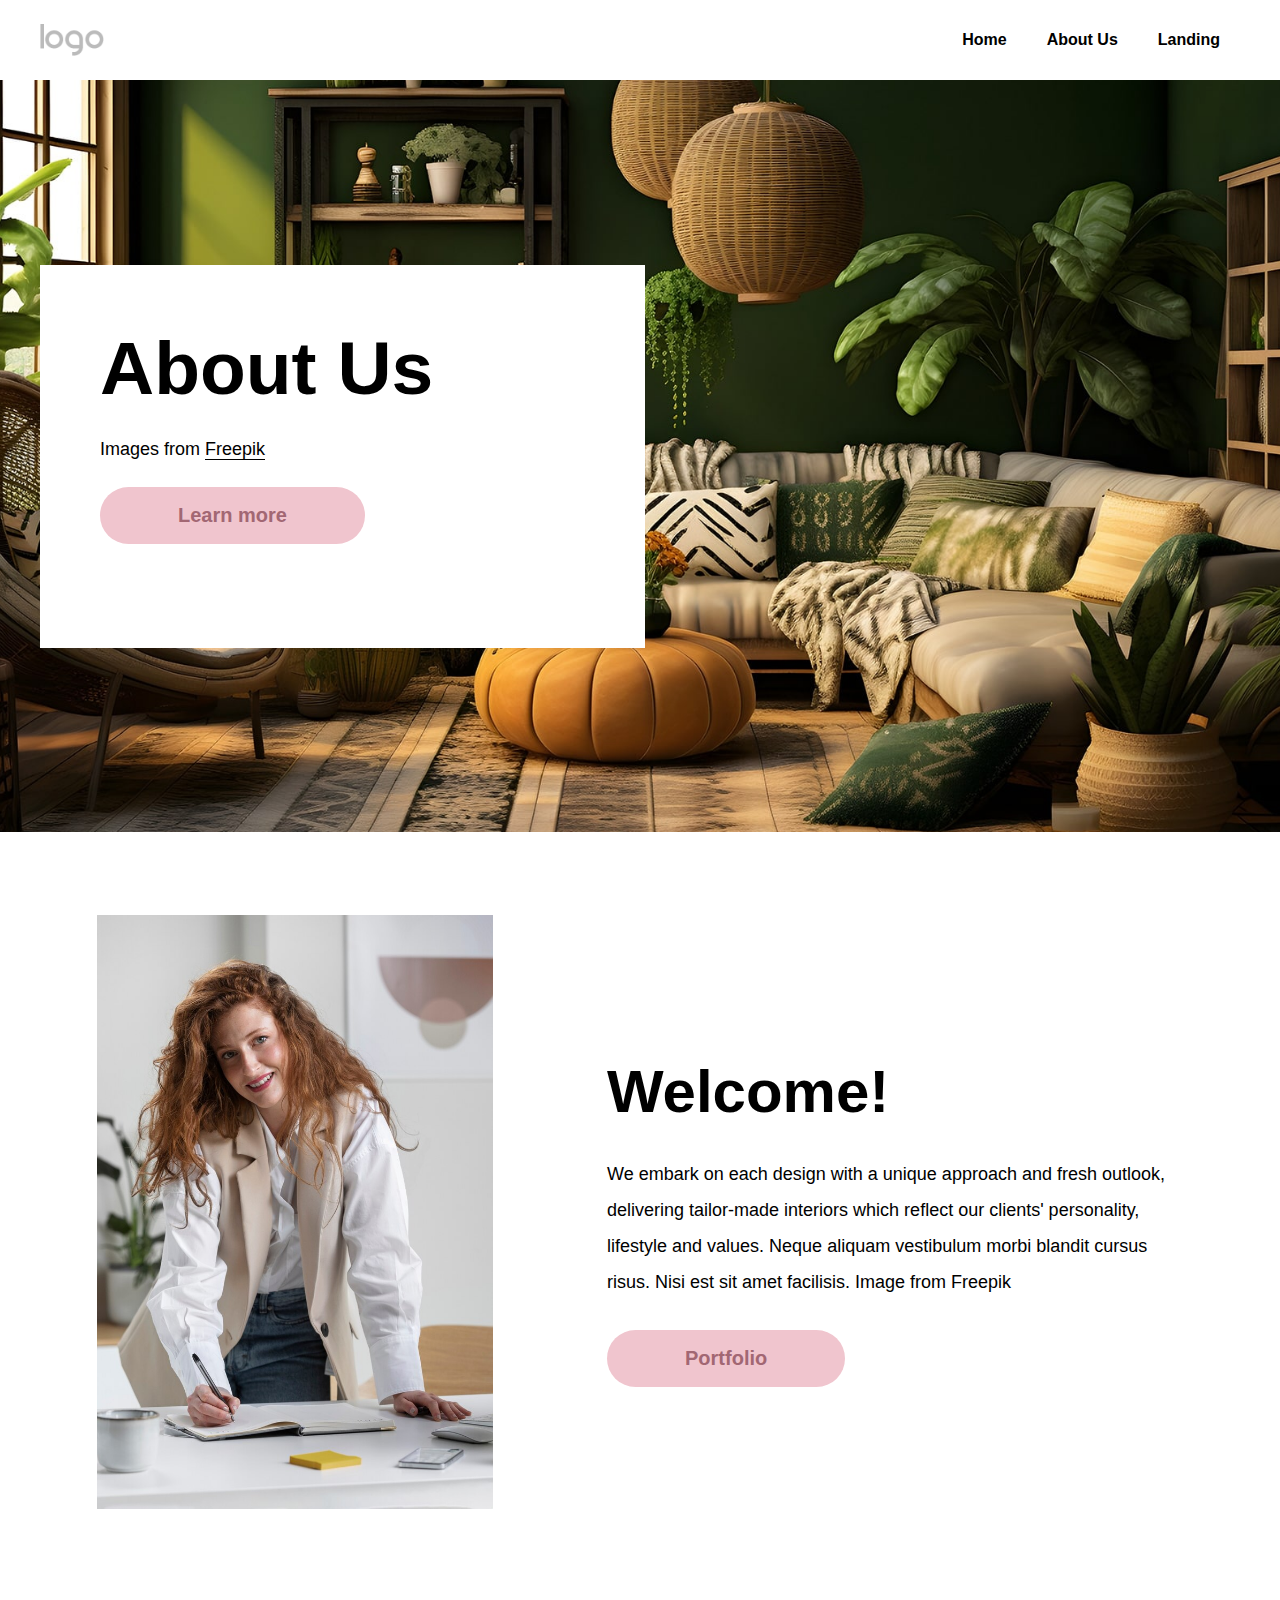
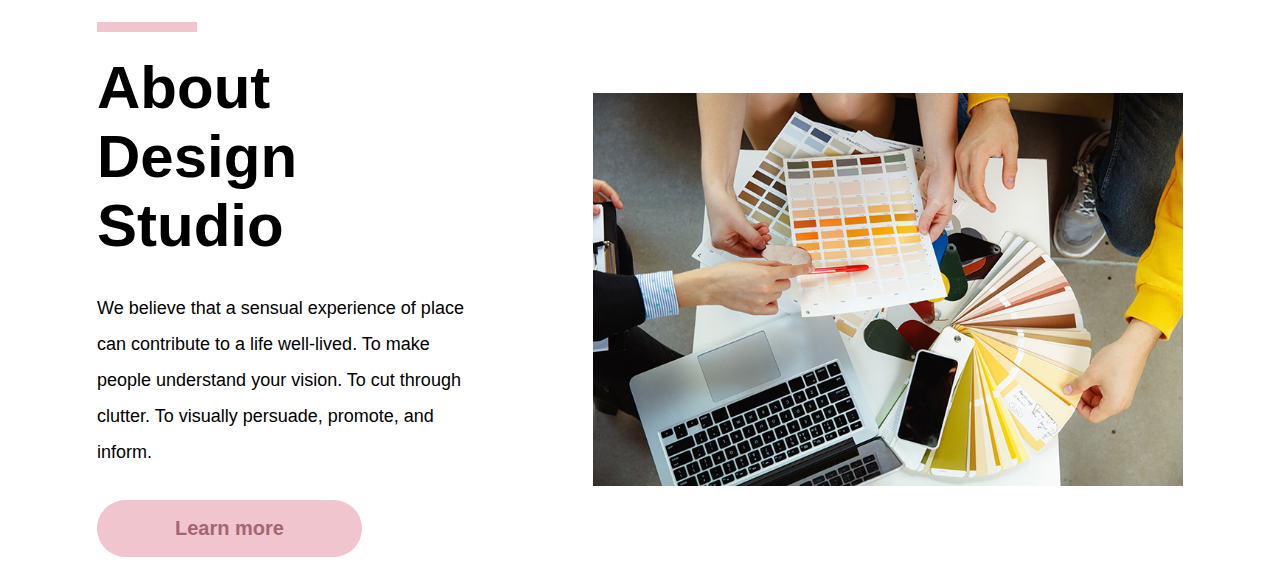
<file: Lab1/index.html>
﻿<!DOCTYPE html>
<html>
	<head>
		<title></title>
		<link rel="stylesheet" href="./styles/default.css"/>
	</head>
	<body>
		<header>
			<img src="./img/logo.png" id="logo"/>
            <menu>
                <li>Home</li>
                <li>About Us</li>
                <li>Landing</li>
            </menu>
		</header>
		<div id="container-about">
			<div>
				<h1>About Us</h1>
				<p class="margin-top-20">Images from <a>Freepik</a></p>
				<a class="button margin-top-20">Learn more</a>
			</div>
		</div>
		<div class="content-welcome content">
			<img src="./img/welcome.jpg" />
			<div>
				<h2 class="margin-top-20">Welcome!</h2>
				<p class="margin-top-30">
					We embark on each design with a unique approach and fresh outlook,
					delivering tailor-made interiors which reflect our clients' personality,
					lifestyle and values. Neque aliquam vestibulum morbi blandit cursus
					risus. Nisi est sit amet facilisis. Image from Freepik
				</p>
				<a class="button margin-top-26">Portfolio</a>
			</div>
		</div>
		<div class="content-about-studio content">
			<div>
				<div class="border"></div>
				<h2 class="margin-top-20">About Design Studio</h2>
				<p class="margin-top-30">
					We believe that a sensual experience of place can contribute
					to a life well-lived. To make people understand your vision. To
					cut through clutter. To visually persuade, promote, and inform.
				</p>
				<a class="button margin-top-26">Learn more</a>
			</div>
			<img src="./img/about.jpg" />
		</div>
	</body>
</html>
</file>
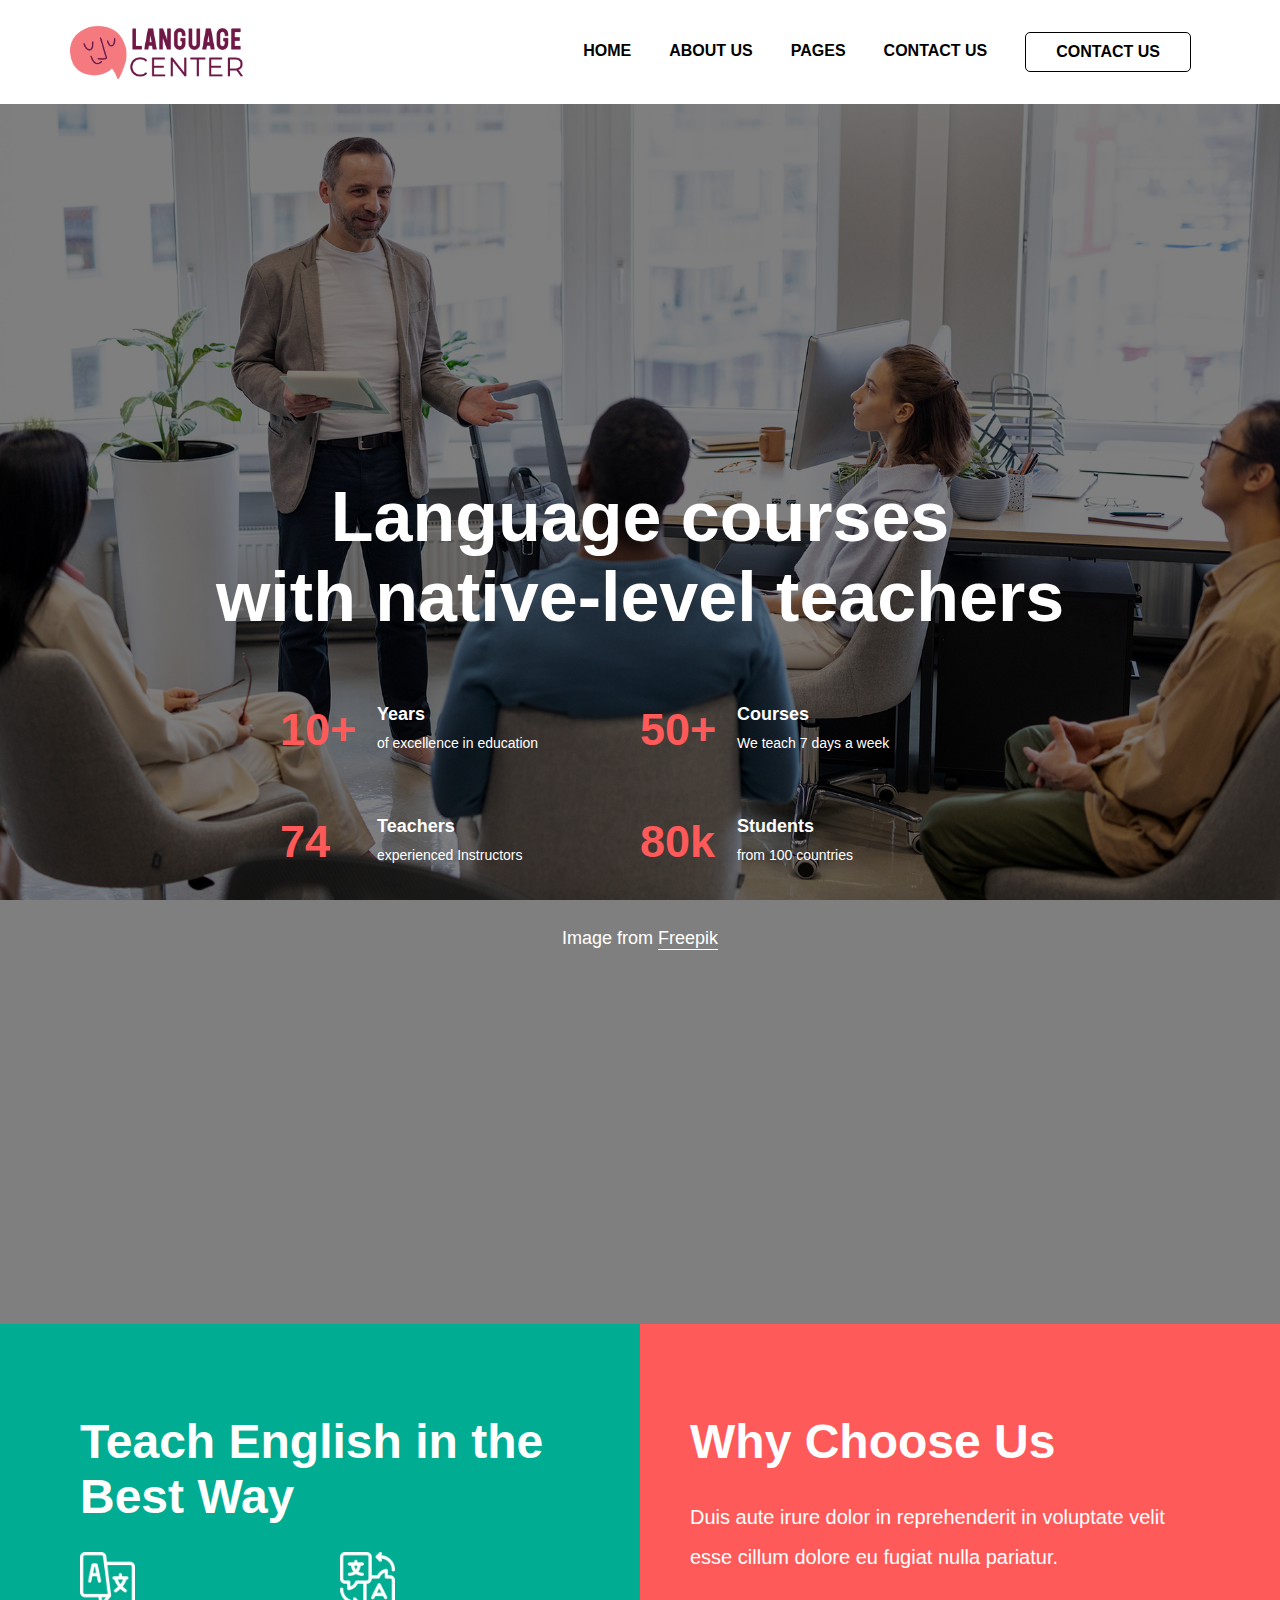
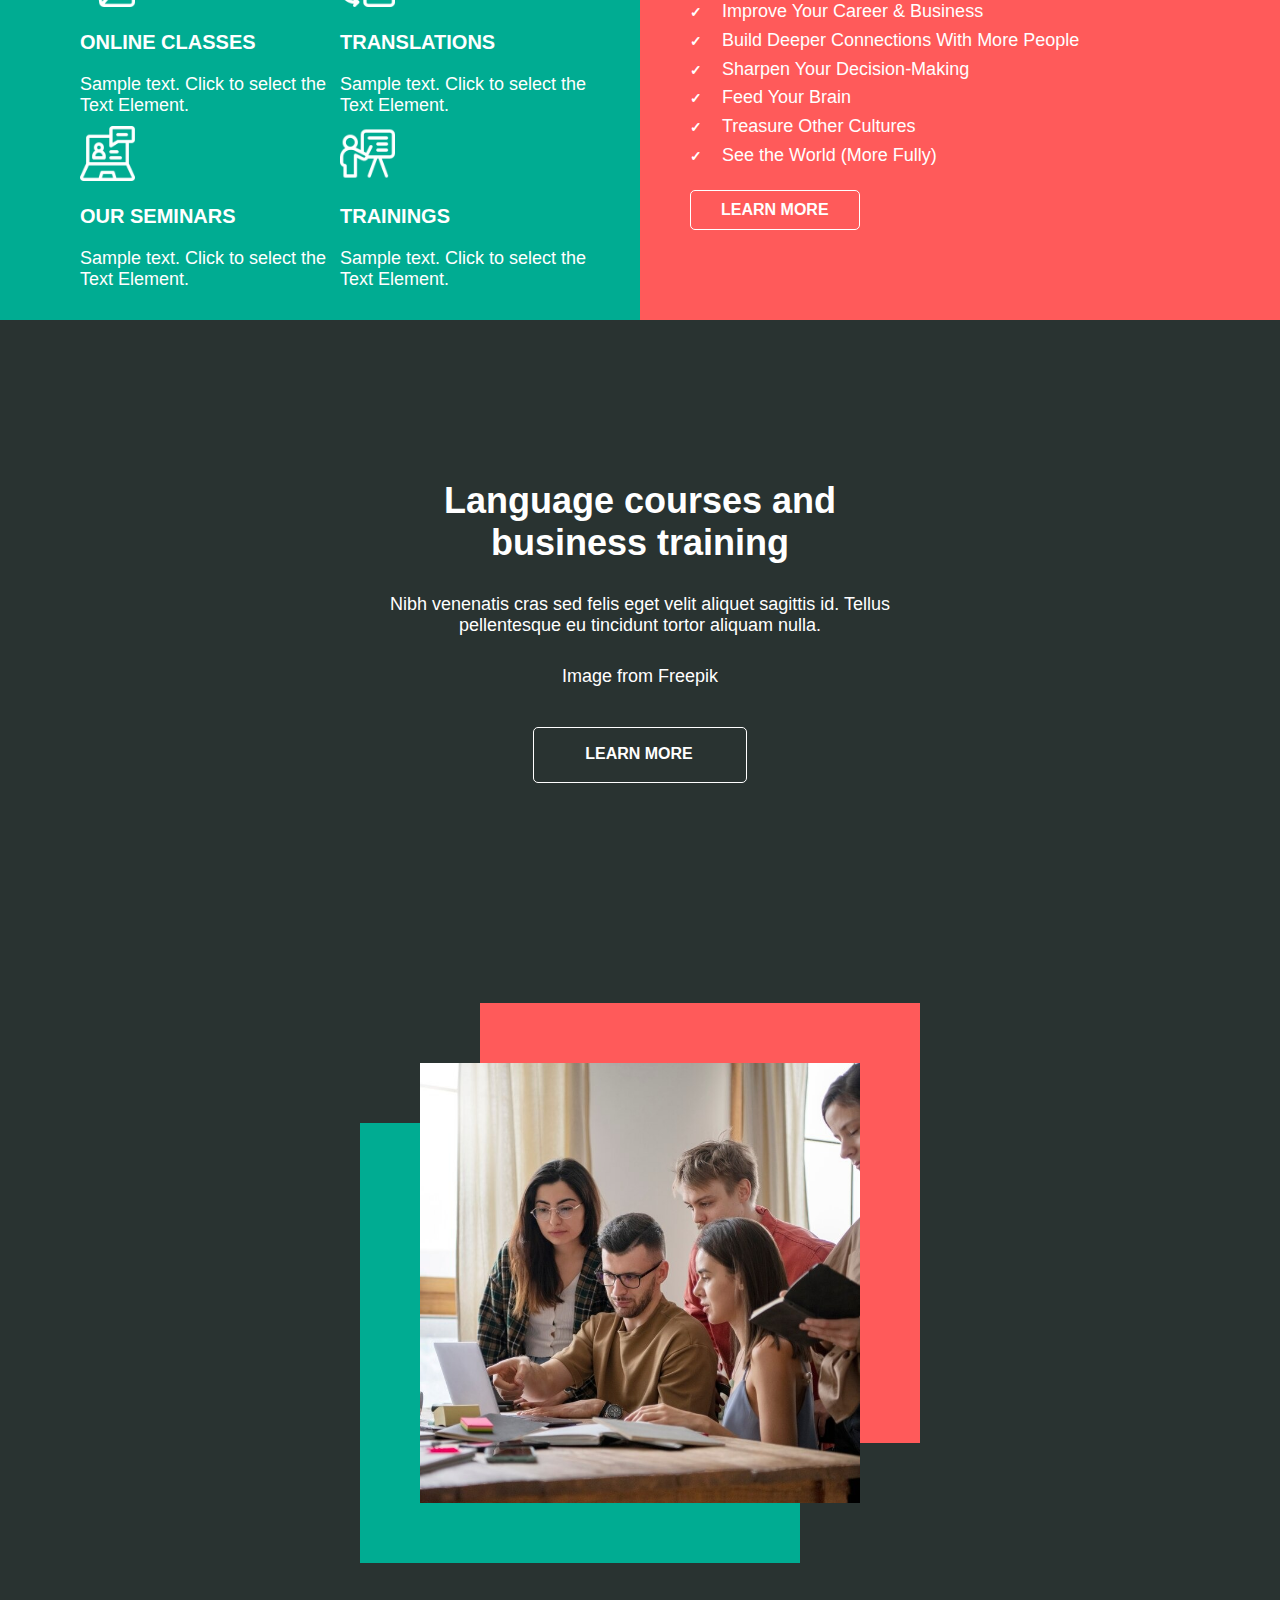
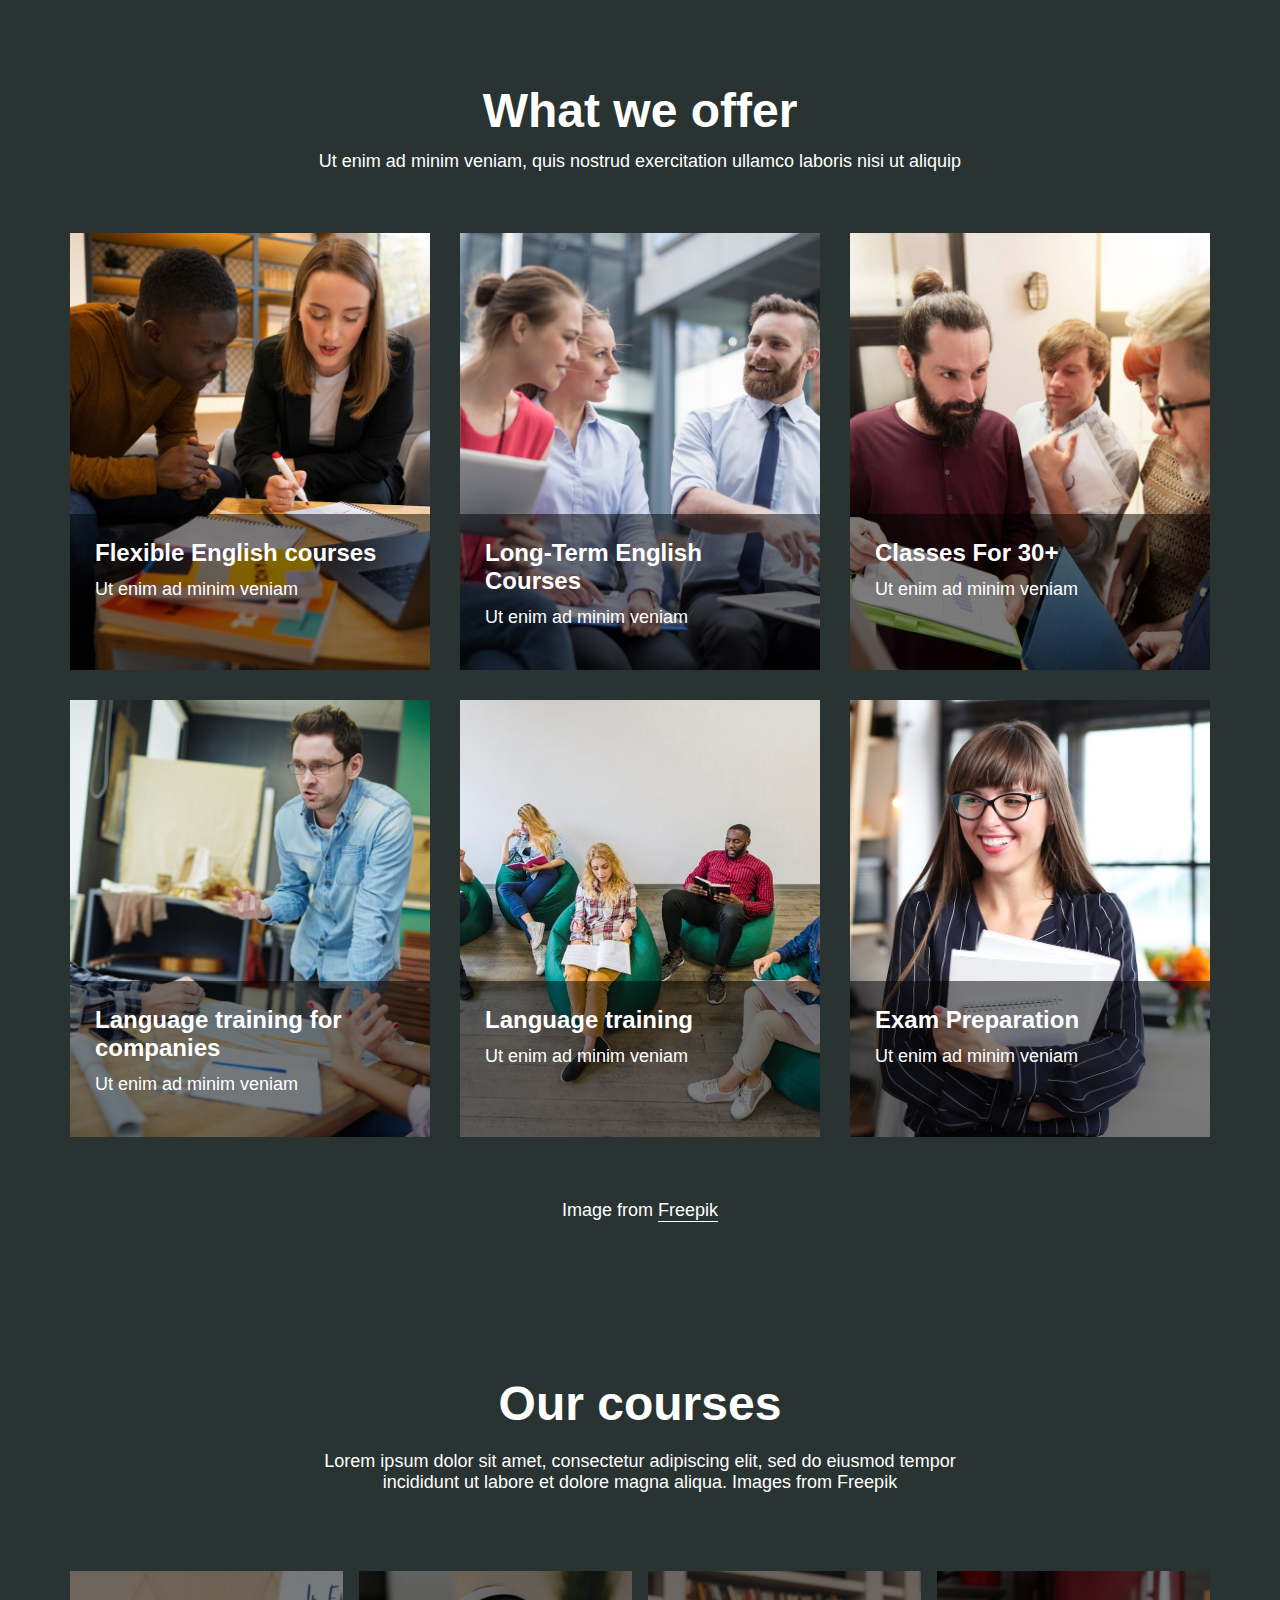
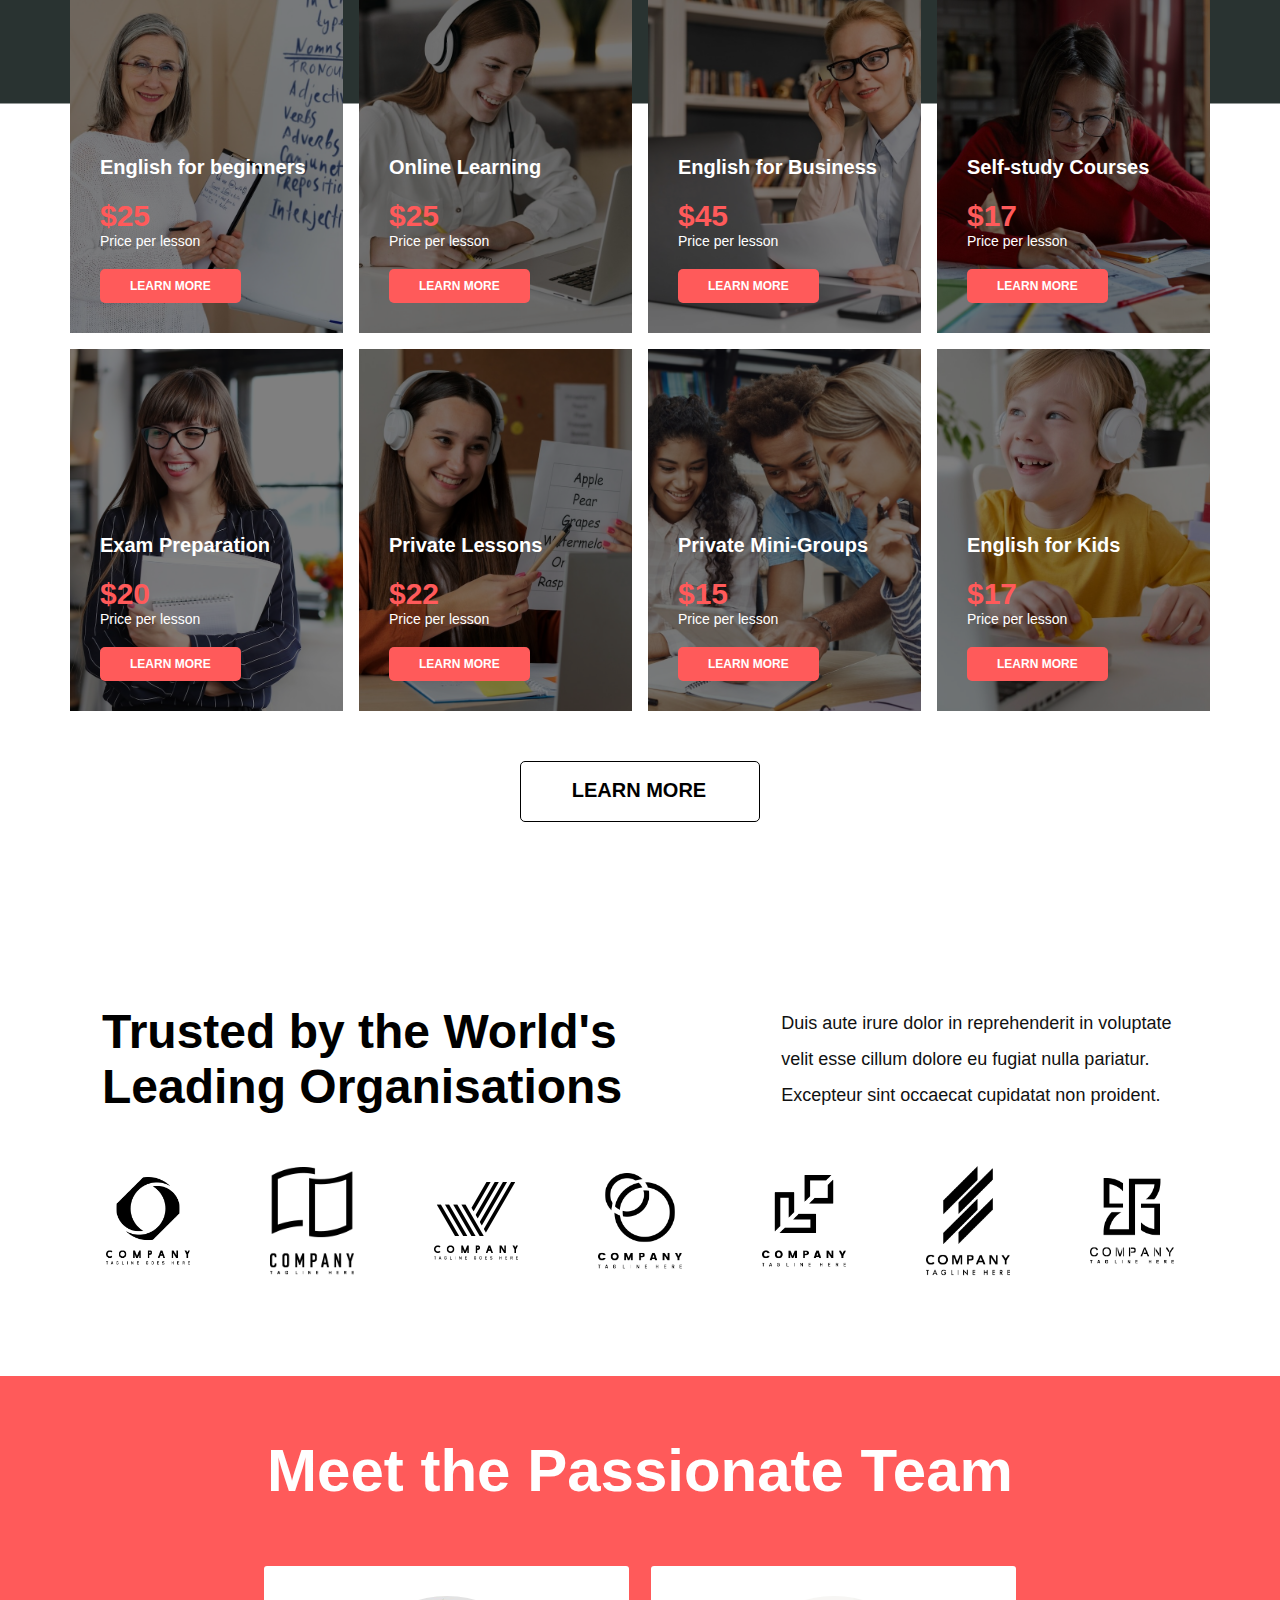
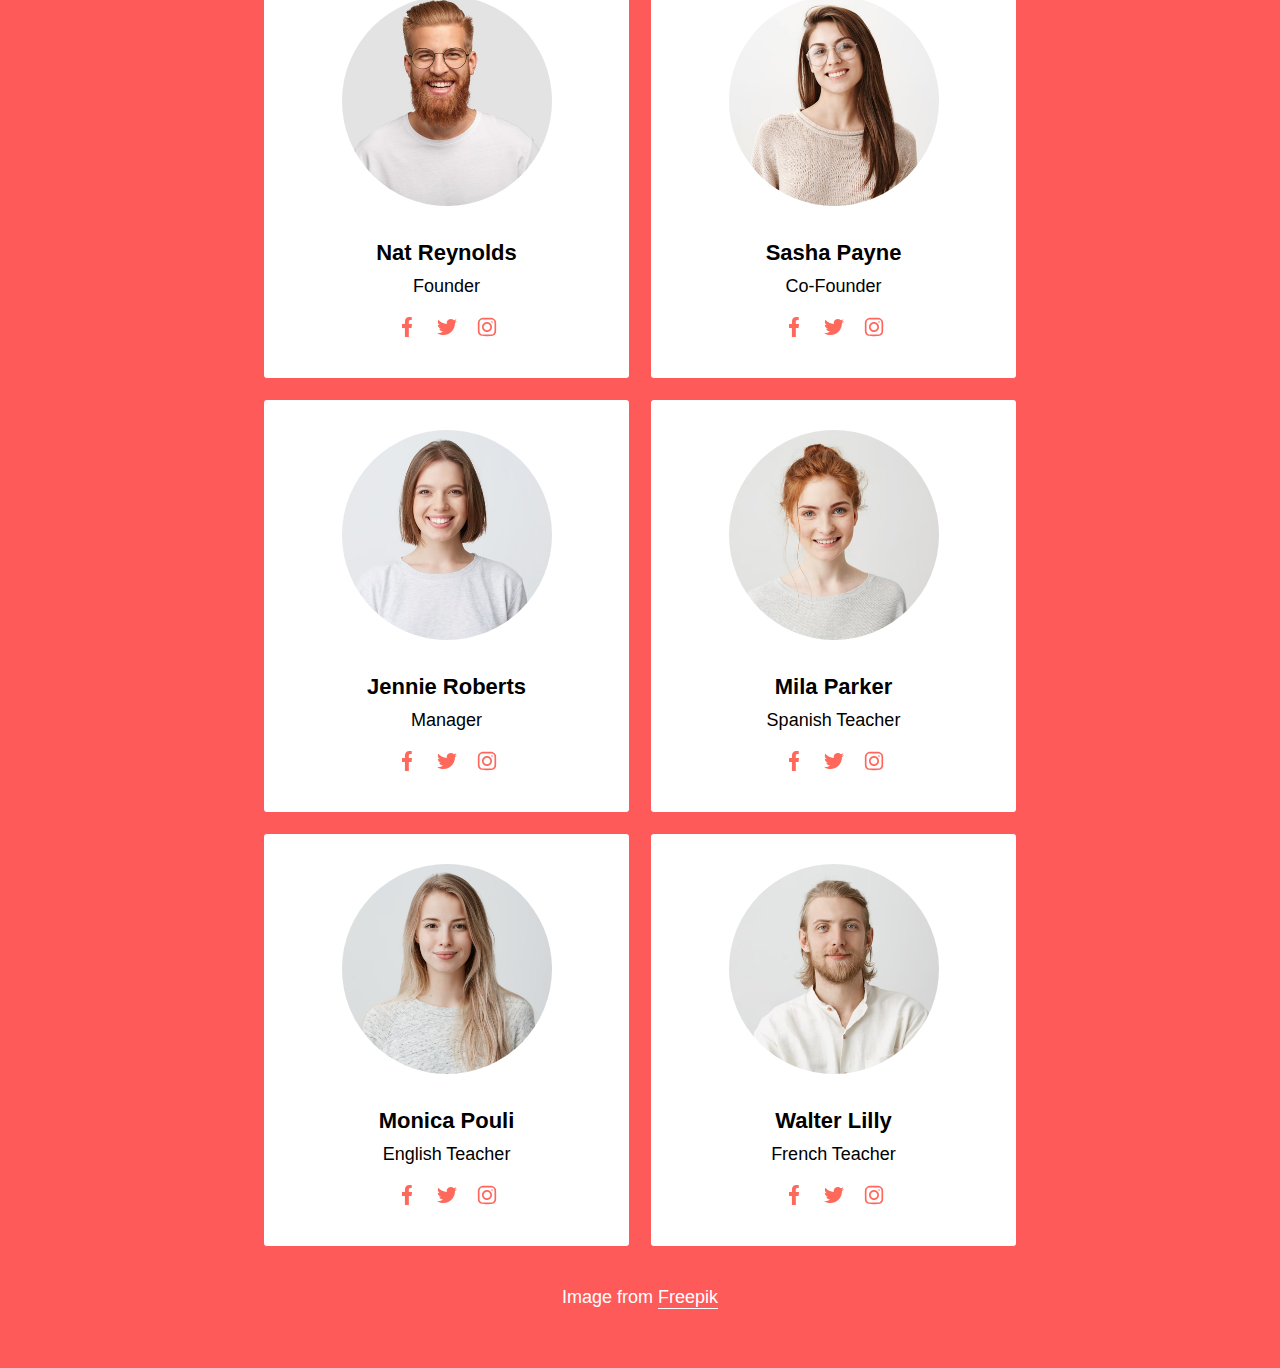
<file: Lab2/index.html>
﻿<!DOCTYPE html>
<html>
	<head>
        <title></title>
		<link rel="stylesheet" href="css/style.css"/>
	</head>
	<body>
        <header>
            <img src="./img/logo.png"/>
            <nav>
                <ul>
                    <li>Home</li>
                    <li>About Us</li>
                    <li>Pages</li>
                    <li>Contact Us</li>
                    <li class="button" style="--front-color:black; --back-color:white;">Contact Us</li>
                </ul>
            </nav>
		</header>
        <section id="hero">
            <p>
                Language courses<br />with native-level teachers
            </p>
            <ul>
                <li>
                    <strong>10+</strong>
                    <strong> Years</strong>
                    <p> of excellence in education</p>
                </li>
                <li>
                    <strong>50+</strong>
                    <strong> Courses</strong>
                    <p> We teach 7 days a week</p>
                </li>
                <li>
                    <strong>74</strong>
                    <strong> Teachers</strong>
                    <p> experienced Instructors</p>
                </li>
                <li>
                    <strong>80k</strong>
                    <strong> Students</strong>
                    <p> from 100 countries</p>
                </li>
            </ul>
            <p class="freepik">Image from <a>Freepik</a></p>
        </section>
        <section id="why-choose-us">
            <div>
                <h2>Teach English in the Best Way</h2>
                <ul>
                    <li>
                        <img src="./img/online-classes.png" />
                        <h3>Online Classes</h3>
                        <p>Sample text. Click to select the Text Element.</p>
                    </li>
                    <li>
                        <img src="./img/translations.png" />
                        <h3>Translations</h3>
                        <p>Sample text. Click to select the Text Element.</p>
                    </li>
                    <li>
                        <img src="./img/our-seminars.png" />
                        <h3>Our ​seminars</h3>
                        <p>Sample text. Click to select the Text Element.</p>
                    </li>
                    <li>
                        <img src="./img/trainings.png" />
                        <h3>trainings</h3>
                        <p>Sample text. Click to select the Text Element.</p>
                    </li>
                </ul>
            </div>
            <div>
                <h2>Why Choose Us</h2>
                <p>Duis aute irure dolor in reprehenderit in voluptate velit esse cillum dolore eu fugiat nulla pariatur.</p>
                <ul>
                    <li>Improve Your Career & Business</li>
                    <li>Build Deeper Connections With More People</li>
                    <li>Sharpen Your Decision-Making</li>
                    <li>Feed Your Brain</li>
                    <li>Treasure Other Cultures</li>
                    <li>See the World (More Fully)</li>
                </ul>
                <a class="button" style="--back-color: #ff5a5a; --front-color: white;">Learn More</a>
            </div>
        </section>
        <section id="lang-courses">
            <div>
                <h2> Language courses and business training</h2>
                <p> Nibh venenatis cras sed felis eget velit aliquet sagittis id. Tellus pellentesque eu tincidunt tortor aliquam nulla.</p>
                <p>Image from <a>Freepik</a></p>
                <a class="button" style="--back-color: #293331; --front-color: white;">Learn more</a>
            </div>
            <div><img src="./img/colleagues-reading-using-laptop.jpg" /></div>
        </section>
        <section id="what-we-offer">
            <h2>What we offer</h2>
            <p> Ut enim ad minim veniam, quis nostrud exercitation ullamco laboris nisi ut aliquip</p>
            <div>
                <div class="card">
                    <img src="./img/front-view-women-correcting-gram.jpg" />
                    <div>
                        <h3>Flexible English courses</h3>
                        <p>Ut enim ad minim veniam</p>
                    </div>
                </div>
                <div class="card">
                    <img src="./img/it-s-your-result-is-higher-than.jpg" />
                    <div>
                        <h3>Long-Term English Courses</h3>
                        <p> Ut enim ad minim veniam</p>
                    </div>
                </div>
                <div class="card">
                    <img src="./img/group-creative-people-analyzing.jpg" />
                    <div>
                        <h3>Classes For 30+</h3>
                        <p> Ut enim ad minim veniam</p>
                    </div>
                </div>
                <div class="card">
                    <img src="./img/meeting-young-designers_1098-142.jpg" />
                    <div>
                        <h3>Language training for companies</h3>
                        <p> Ut enim ad minim veniam</p>
                    </div>
                </div>
                <div class="card">
                    <img src="./img/Untitled-3u.jpg" />
                    <div>
                        <h3>Language training</h3>
                        <p> Ut enim ad minim veniam</p>
                    </div>
                </div>
                <div class="card">
                    <img src="./img/woman-working-office_144627-4422.jpg" />
                    <div>
                        <h3>Exam Preparation</h3>
                        <p> Ut enim ad minim veniam</p>
                    </div>
                </div>
            </div>
            <p class="freepik">Image from <a>Freepik</a></p>
        </section>
        <section id="our-courses">
            <h2>Our courses</h2>
            <p>Lorem ipsum dolor sit amet, consectetur adipiscing elit, sed do eiusmod tempor<br/> incididunt ut labore et dolore magna aliqua. Images from <a>Freepik</a></p>
            <div>
                <div class="price-card">
                    <img src="./img/female-english-teacher-doing-her.jpg"/>
                    <div>
                        <h3>English for beginners</h3>
                        <strong>$25</strong>
                        <p>Price per lesson</p>
                        <a class="button">Learn more</a>
                    </div>
                </div>
                <div class="price-card">
                    <img src="./img/teacher-talking-with-her-student.jpg"/>
                    <div>
                        <h3>Online Learning</h3>
                        <strong>$25</strong>
                        <p>Price per lesson</p>
                        <a class="button">Learn more</a>
                    </div>
                </div>
                <div class="price-card">
                    <img src="./img/medium-shot-woman-holding-docume.jpg"/>
                    <div>
                        <h3>English for Business</h3>
                        <strong>$45</strong>
                        <p>Price per lesson</p>
                        <a class="button">Learn more</a>
                    </div>
                </div>
                <div class="price-card">
                    <img src="./img/vertical-shot-freckled-brunette-young-woman-sits-home-with-credit-card_273609-19077.jpg"/>
                    <div>
                        <h3>Self-study Courses</h3>
                        <strong>$17</strong>
                        <p>Price per lesson</p>
                        <a class="button">Learn more</a>
                    </div>
                </div>
                <div class="price-card">
                    <img src="./img/woman-working-office_144627-4422.jpg"/>
                    <div>
                        <h3>Exam Preparation</h3>
                        <strong>$20</strong>
                        <p>Price per lesson</p>
                        <a class="button">Learn more</a>
                    </div>
                </div>
                <div class="price-card">
                    <img src="./img/virtual-classroom-study-space_23.jpg"/>
                    <div>
                        <h3>Private Lessons</h3>
                        <strong>$22</strong>
                        <p>Price per lesson</p>
                        <a class="button">Learn more</a>
                    </div>
                </div>
                <div class="price-card">
                    <img src="./img/group-three-young-good-looking-s.jpg"/>
                    <div>
                        <h3>Private Mini-Groups</h3>
                        <strong>$15</strong>
                        <p>Price per lesson</p>
                        <a class="button">Learn more</a>
                    </div>
                </div>
                <div class="price-card">
                    <img src="./img/smiley-boy-using-laptop-headphon.jpg"/>
                    <div>
                        <h3>English for Kids</h3>
                        <strong>$17</strong>
                        <p>Price per lesson</p>
                        <a class="button">Learn more</a>
                    </div>
                </div>
            </div>
            <a class="button">Learn more</a>
        </section>
        <section id="trusted">
            <div>
                <h2> Trusted by the World's Leading Organisations</h2>
                <p> Duis aute irure dolor in reprehenderit in voluptate velit esse cillum dolore eu fugiat nulla pariatur. Excepteur sint occaecat cupidatat non proident.</p>
            </div>
            <div>
                <img src="./img/black-logo-1.png"/>
                <img src="./img/black-logo-2_150.png"/>
                <img src="./img/black-logo-3.png"/>
                <img src="./img/black-logo-4.png"/>
                <img src="./img/black-logo-5.png"/>
                <img src="./img/black-logo-6.png"/>
                <img src="./img/black-logo-8_150.png"/>
            </div>
        </section>
        <section id="team">
            <h2> Meet the Passionate Team</h2>
            <div>
                <div class="social-card">
                    <img src="./img/happy-man-with-long-thick-ginger-beard-has-friendly-smile_273609-16616.jpg" />
                    <h3>Nat Reynolds</h3>
                    <p> Founder</p>
                    <div>
                        <img src="./img/facebook-176-svgrepo-com.svg" />
                        <img src="./img/twitter-154-svgrepo-com.svg" />
                        <img src="./img/instagram-svgrepo-com.svg" />
                    </div>
                </div>
                <div class="social-card">
                    <img src="./img/woman9.jpg" />
                    <h3> Sasha Payne</h3>
                    <p> Co-Founder</p>
                    <div>
                        <img src="./img/facebook-176-svgrepo-com.svg" />
                        <img src="./img/twitter-154-svgrepo-com.svg" />
                        <img src="./img/instagram-svgrepo-com.svg" />
                    </div>
                </div>
                <div class="social-card">
                    <img src="./img/woman4.jpg" />
                    <h3> Jennie Roberts</h3>
                    <p> Manager</p>
                    <div>
                        <img src="./img/facebook-176-svgrepo-com.svg" />
                        <img src="./img/twitter-154-svgrepo-com.svg" />
                        <img src="./img/instagram-svgrepo-com.svg" />
                    </div>
                </div>
                <div class="social-card">
                    <img src="./img/woman7.jpg" />
                    <h3>  Mila Parker</h3>
                    <p> Spanish Teacher</p>
                    <div>
                        <img src="./img/facebook-176-svgrepo-com.svg" />
                        <img src="./img/twitter-154-svgrepo-com.svg" />
                        <img src="./img/instagram-svgrepo-com.svg" />
                    </div>
                </div>
                <div class="social-card">
                    <img src="./img/pretty-smiling-joyfully-female-with-fair-hair-dressed-casually-looking-with-satisfaction_176420-15187.jpg" />
                    <h3> Monica Pouli</h3>
                    <p>English Teacher</p>
                    <div>
                        <img src="./img/facebook-176-svgrepo-com.svg" />
                        <img src="./img/twitter-154-svgrepo-com.svg" />
                        <img src="./img/instagram-svgrepo-com.svg" />
                    </div>
                </div>
                <div class="social-card">
                    <img src="./img/man895.jpg" />
                    <h3> Walter Lilly</h3>
                    <p> French Teacher</p>
                    <div>
                        <img src="./img/facebook-176-svgrepo-com.svg" />
                        <img src="./img/twitter-154-svgrepo-com.svg" />
                        <img src="./img/instagram-svgrepo-com.svg" />
                    </div>
                </div>
            </div>
            <p class="freepik">Image from <a>Freepik</a></p>
        </section>
	</body>
</html>
</file>
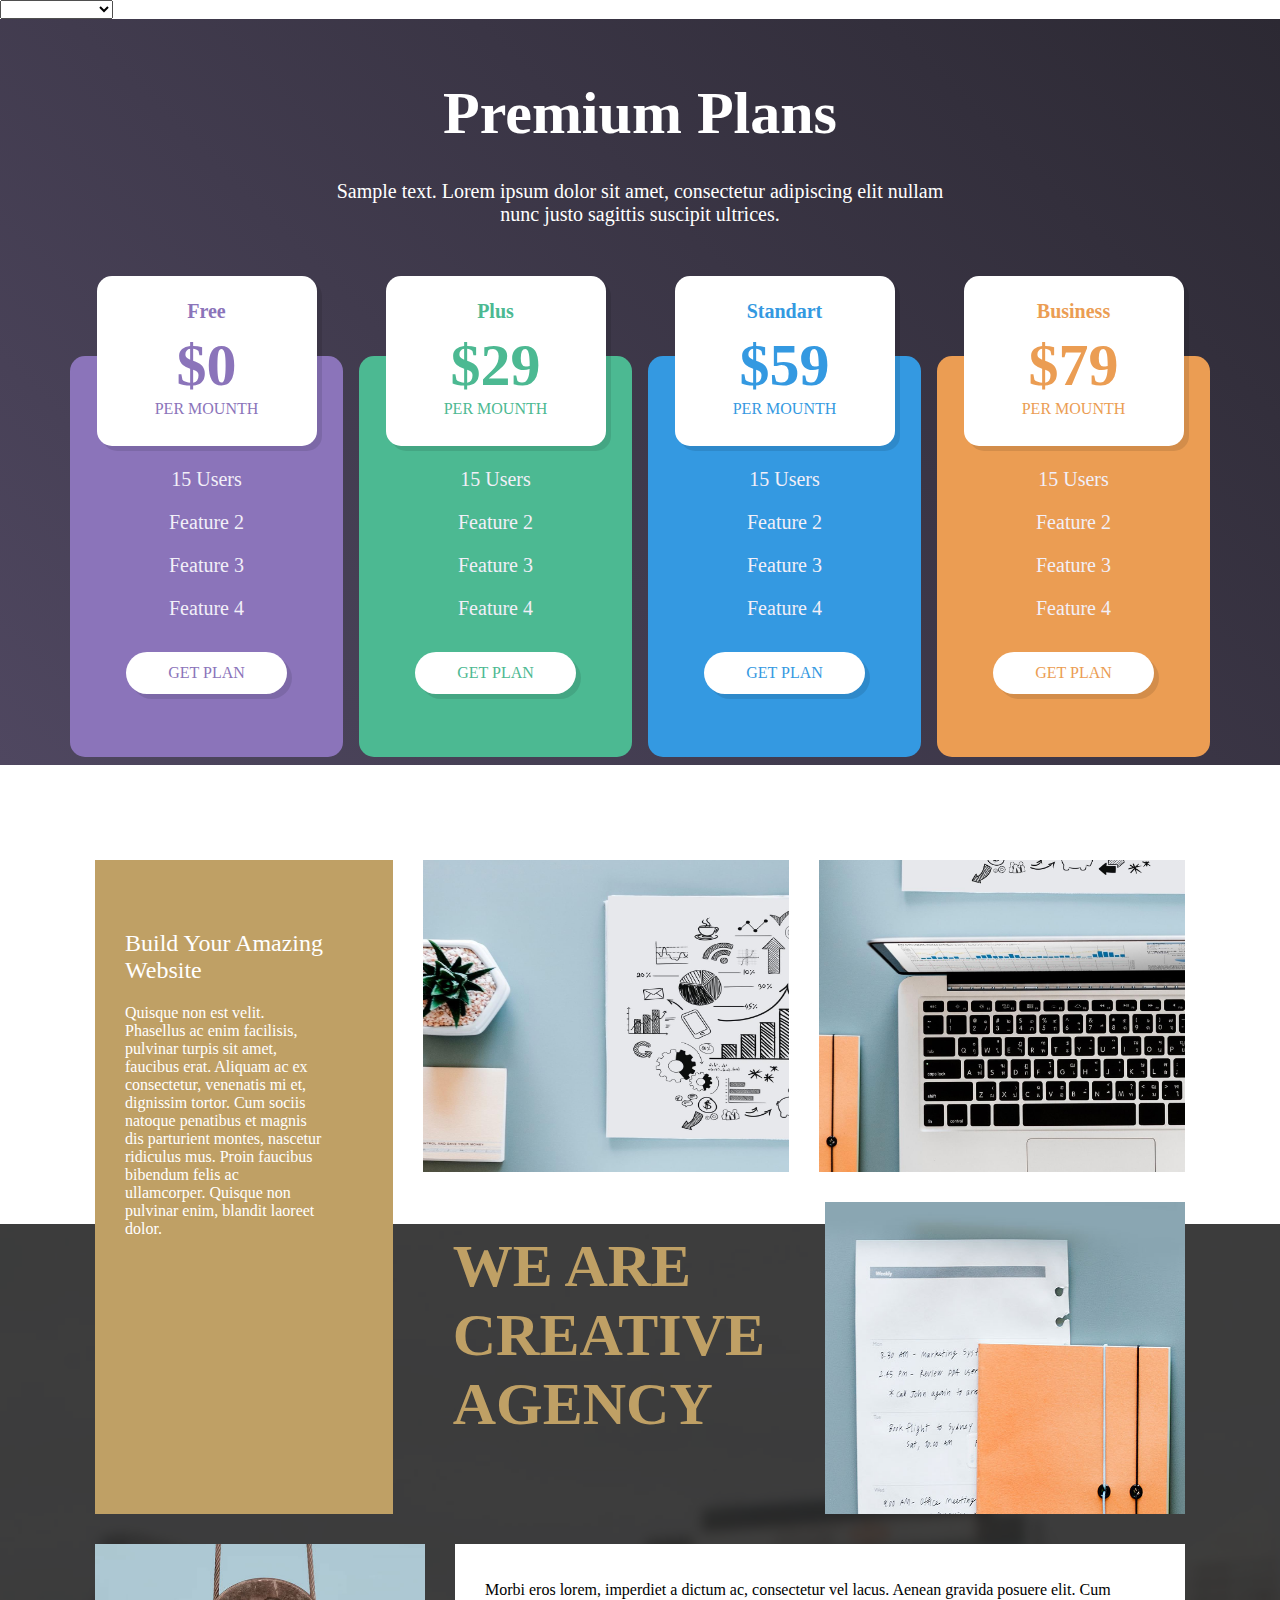
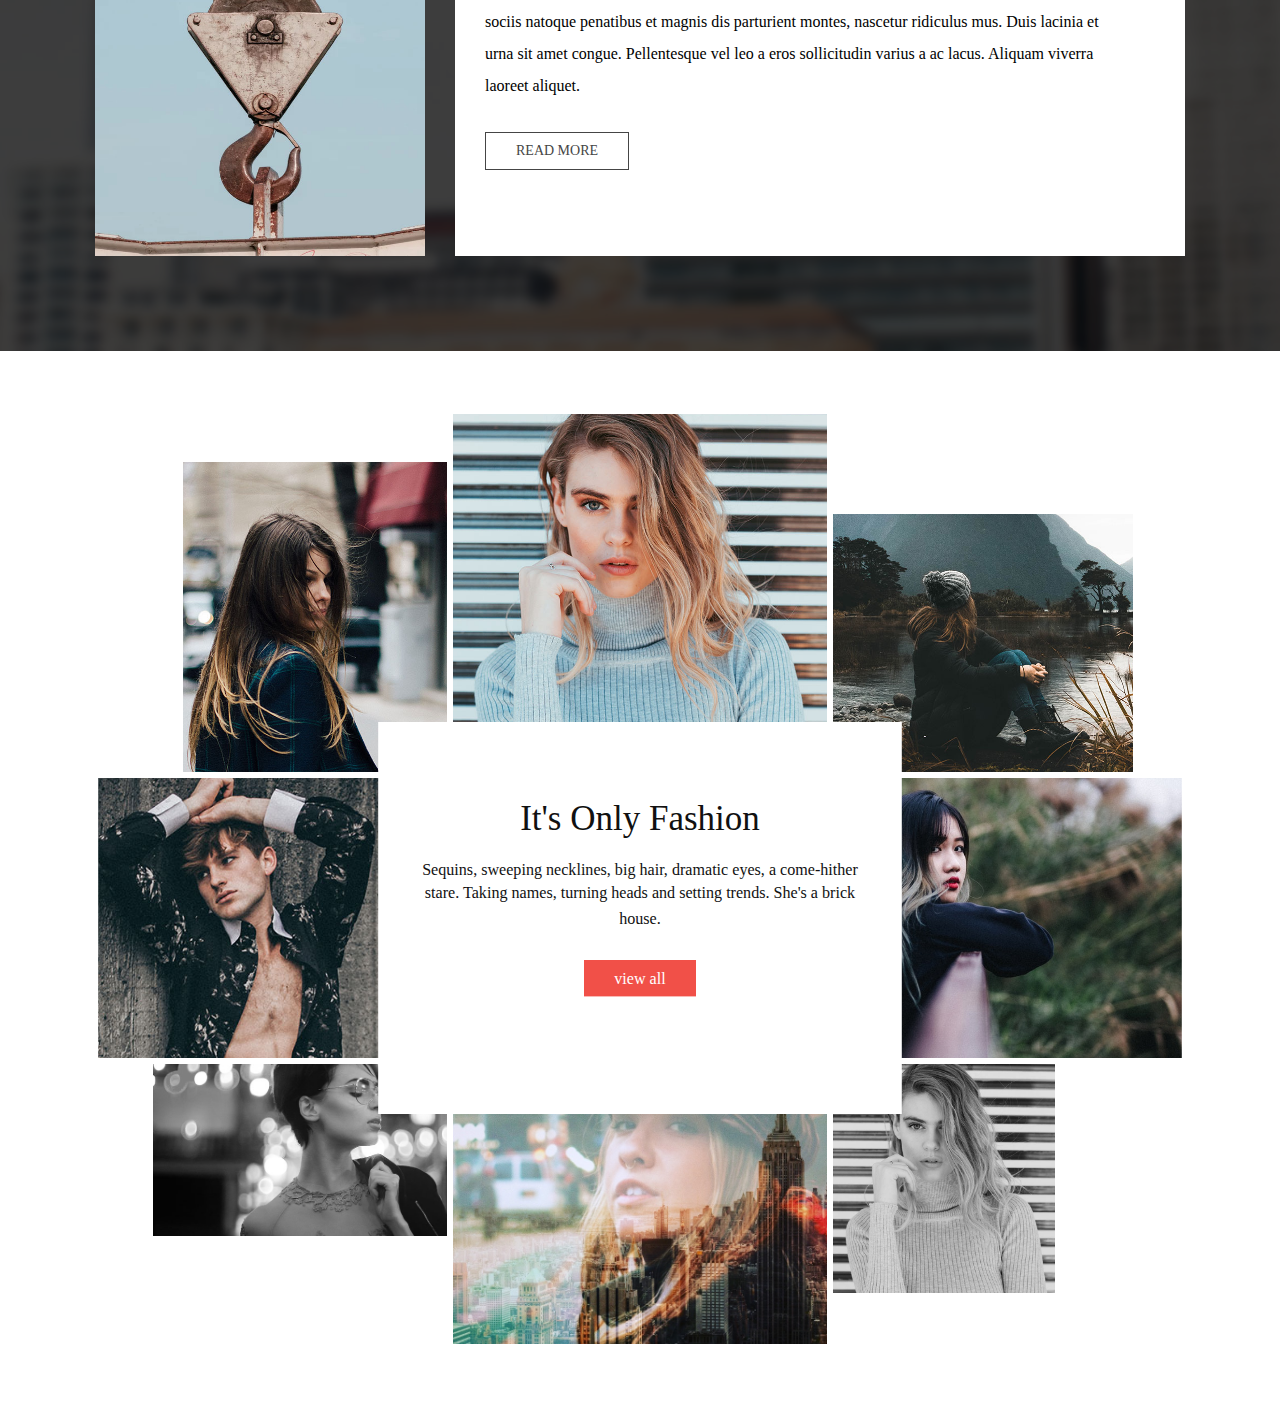
<file: lab3/index.html>
<!DOCTYPE html>
<html>
    <head>
        <link rel="stylesheet" href="./css/style.css"/>
        <link id="layout-css" rel="stylesheet" href="./css/flex.css"/>
        <script type="text/javascript" language="javascript" src="js/grid-flex-switcher.js"></script>
    </head>
    <body>
        <select id="grid-flex-switcher">
            <option value="flex">Flexbox Layout</option>
            <option value="grid">Grid Layout</option>
        </select>
        <section id="plans">
            <h1>Premium Plans</h1>
            <p>Sample text. Lorem ipsum dolor sit amet, consectetur adipiscing elit nullam nunc justo sagittis suscipit ultrices.</p>
            <div class="price-card" style="--color: #8b74ba">
                <strong>Free</strong>
                <strong>$0</strong>
                <strong>per mounth</strong>
                <p>15 Users</p>
                <p>Feature 2</p>
                <p>Feature 3</p>
                <p>Feature 4</p>
                <a>Get plan</a>
            </div>
            <div class="price-card" style="--color: #4cb992">
                <strong>Plus</strong>
                <strong>$29</strong>
                <strong>per mounth</strong>
                <p>15 Users</p>
                <p>Feature 2</p>
                <p>Feature 3</p>
                <p>Feature 4</p>
                <a>Get plan</a>
            </div>
            <div class="price-card" style="--color: #3499e1">
                <strong>Standart</strong>
                <strong>$59</strong>
                <strong>per mounth</strong>
                <p>15 Users</p>
                <p>Feature 2</p>
                <p>Feature 3</p>
                <p>Feature 4</p>
                <a>Get plan</a>
            </div>
            <div class="price-card" style="--color: #eb9d53">
                <strong>Business</strong>
                <strong>$79</strong>
                <strong>per mounth</strong>
                <p>15 Users</p>
                <p>Feature 2</p>
                <p>Feature 3</p>
                <p>Feature 4</p>
                <a>Get plan</a>
            </div>
        </section>
        <section id="task-2-flex">
            <div>
                <div>
                    <h2>Build Your Amazing Website</h2>
                    <p>
                        Quisque non est velit. Phasellus ac enim facilisis, pulvinar turpis sit amet, faucibus erat. Aliquam ac ex consectetur, venenatis mi et, dignissim tortor. Cum sociis natoque penatibus et magnis dis parturient
                        montes, nascetur ridiculus mus. Proin faucibus bibendum felis ac ullamcorper. Quisque non pulvinar enim, blandit laoreet dolor.
                    </p>
                </div>
                <div>
                    <div>
                        <img src="./img/93ca41f399f3196923c769da96fc2aec.jpeg" />
                        <img src="./img/d07586f450baf06b5db84a6382f91981.jpeg" />
                    </div>
                    <div>
                        <p>we are creative agency</p>
                        <img src="./img/7442a5ae603d27d1cf50ce8be906c2bd.jpeg"/>
                    </div>
                </div>
            </div>
            <div>
                <img src="./img/80f453473d2af41f179584713b791fd7.jpeg"/>
                <div>
                    <p>
                        Morbi eros lorem, imperdiet a dictum ac, consectetur vel lacus. Aenean gravida posuere elit. Cum sociis natoque penatibus et magnis dis parturient montes, nascetur ridiculus mus. Duis lacinia et urna sit amet congue.
                        Pellentesque vel leo a eros sollicitudin varius a ac lacus. Aliquam viverra laoreet aliquet.
                    </p>
                    <a>Read More</a>
                </div>
            </div>
        </section>
        <section id="task-2-grid">
            <div>
                <h2>Build Your Amazing Website</h2>
                <p>
                    Quisque non est velit. Phasellus ac enim facilisis, pulvinar turpis sit amet, faucibus erat. Aliquam ac ex consectetur, venenatis mi et, dignissim tortor. Cum sociis natoque penatibus et magnis dis parturient
                    montes, nascetur ridiculus mus. Proin faucibus bibendum felis ac ullamcorper. Quisque non pulvinar enim, blandit laoreet dolor.
                </p>
            </div>
            <img src="./img/93ca41f399f3196923c769da96fc2aec.jpeg" />
            <img src="./img/d07586f450baf06b5db84a6382f91981.jpeg" />
            <p>we are creative agency</p>
            <img src="./img/7442a5ae603d27d1cf50ce8be906c2bd.jpeg" />
            <img src="./img/80f453473d2af41f179584713b791fd7.jpeg" />
            <div>
                <p>
                    Morbi eros lorem, imperdiet a dictum ac, consectetur vel lacus. Aenean gravida posuere elit. Cum sociis natoque penatibus et magnis dis parturient montes, nascetur ridiculus mus. Duis lacinia et urna sit amet congue.
                    Pellentesque vel leo a eros sollicitudin varius a ac lacus. Aliquam viverra laoreet aliquet.
                </p>
                <a>Read More</a>
            </div>
        </section>
        <section id="task-3">
            <div><img src="./img/64a42f0d0ba1a81a186655a4e123988d.jpeg" /></div>
            <div><img src="./img/31eeeebcf208dbb4c9feeab14b4d8307.jpeg" /></div>
            <div><img src="./img/f5a1d7165b77e8984682e59f3627c626.jpeg" /></div>
            <div><img src="./img/c2019167dd66aebefd76948301fb4487.jpeg" /></div>
            <div><h1>It's Only Fashion</h1><p>Sequins, sweeping necklines, big hair, dramatic eyes, a come-hither stare. Taking names, turning heads and setting trends. She's a brick house.</p><a>view all</a></div>
            <div><img src="./img/1a21d1171d04f86c41c5076644adbd5c.jpeg" /></div>
            <div><img src="./img/2a62684f28c4733c729d991f2e00bcda.jpeg" /></div>
            <div><img src="./img/9ee77f676570b4bb75d95d4d83d8f0d4.jpeg" /></div>
            <div><img src="./img/2e19fdb9cb9ed273bc4ca0dacd49be2c.jpeg" /></div>
        </section>
    </body>
</html>
</file>
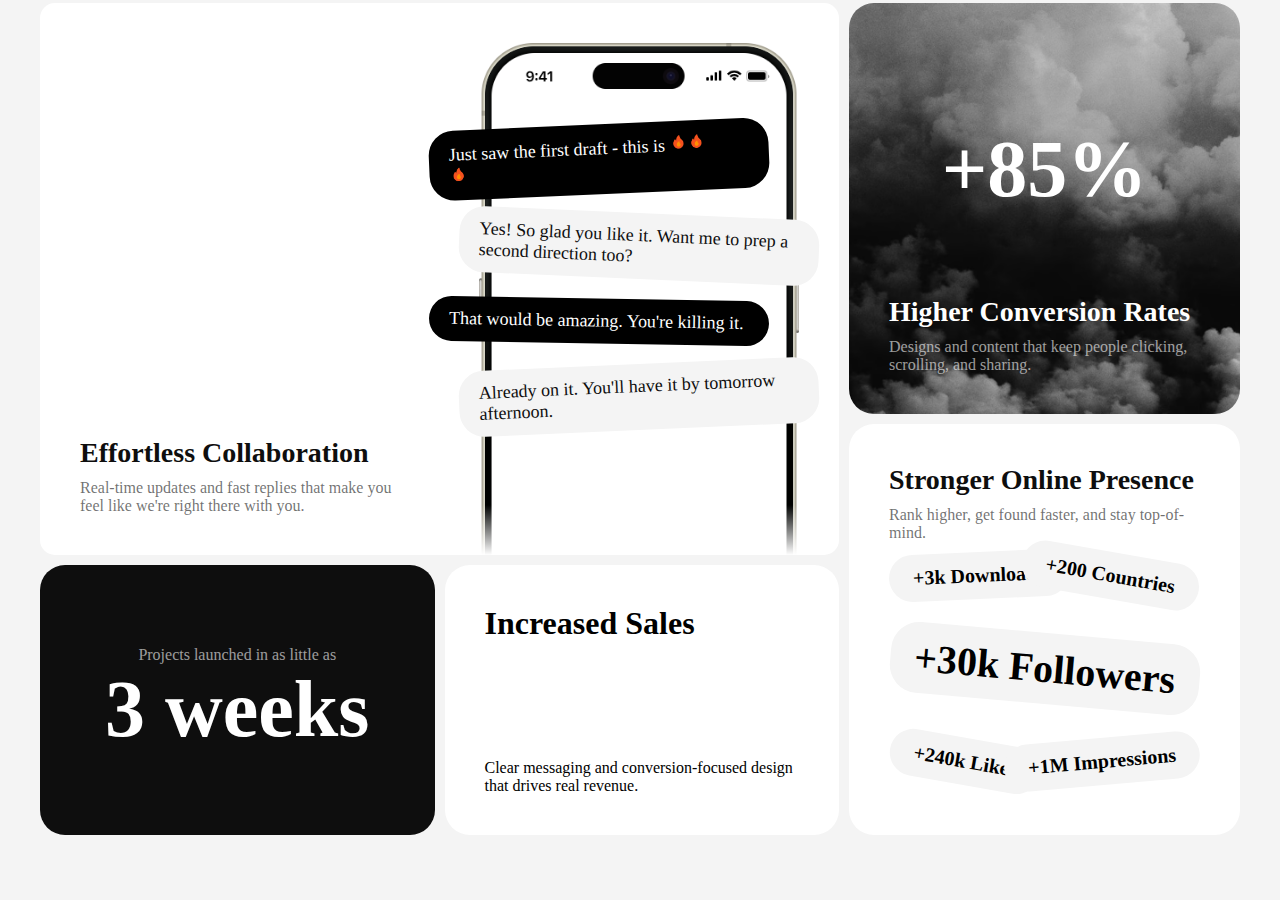
<file: Lab4/index.html>
<!DOCTYPE html>
<html>
    <head>
        <link rel="stylesheet" type="text/css" href="./css/style.css"/>
    </head>
    <body>
        <section id="task-1">
            <div>
                <div>
                    <div>
                        <h1>Effortless Collaboration</h1>
                        <p>Real-time updates and fast replies that make you feel like we're right there with you.</p>
                    </div>
                    <div>
                        <p>Just saw the first draft - this is <img src="./img/flame.png" /><img src="./img/flame.png" /><br/><img src="./img/flame.png" /></p>
                        <p>Yes! So glad you like it. Want me to prep a second direction too?</p>
                        <p>That would be amazing. You're killing it.</p>
                        <p>Already on it. You'll have it by tomorrow afternoon.</p>
                    </div>
                </div>
                <div>
                    <div>
                        <p>Projects launched in as little as</p>
                        <h1>3 weeks</h1>
                    </div>
                    <div>
                        <h1>Increased Sales</h1>
                        <p>Clear messaging and conversion-focused design that drives real revenue.</p>
                    </div>
                </div>
            </div>
            <div>
                <div>
                    <h1>+85%</h1>
                    <h2>Higher Conversion Rates</h2>
                    <p>Designs and content that keep people clicking, scrolling, and sharing.</p>
                </div>
                <div>
                    <h1>Stronger Online Presence</h1>
                    <p>Rank higher, get found faster, and stay top-of-mind.</p>
                    <div>
                        <p>+3k Downloads</p>
                        <p>+200 Countries</p>
                        <p>+30k Followers</p>
                        <p>+240k Likes</p>
                        <p>+1M Impressions</p>
                    </div>
                </div>
            </div>
        </section>
    </body>
</html>
</file>
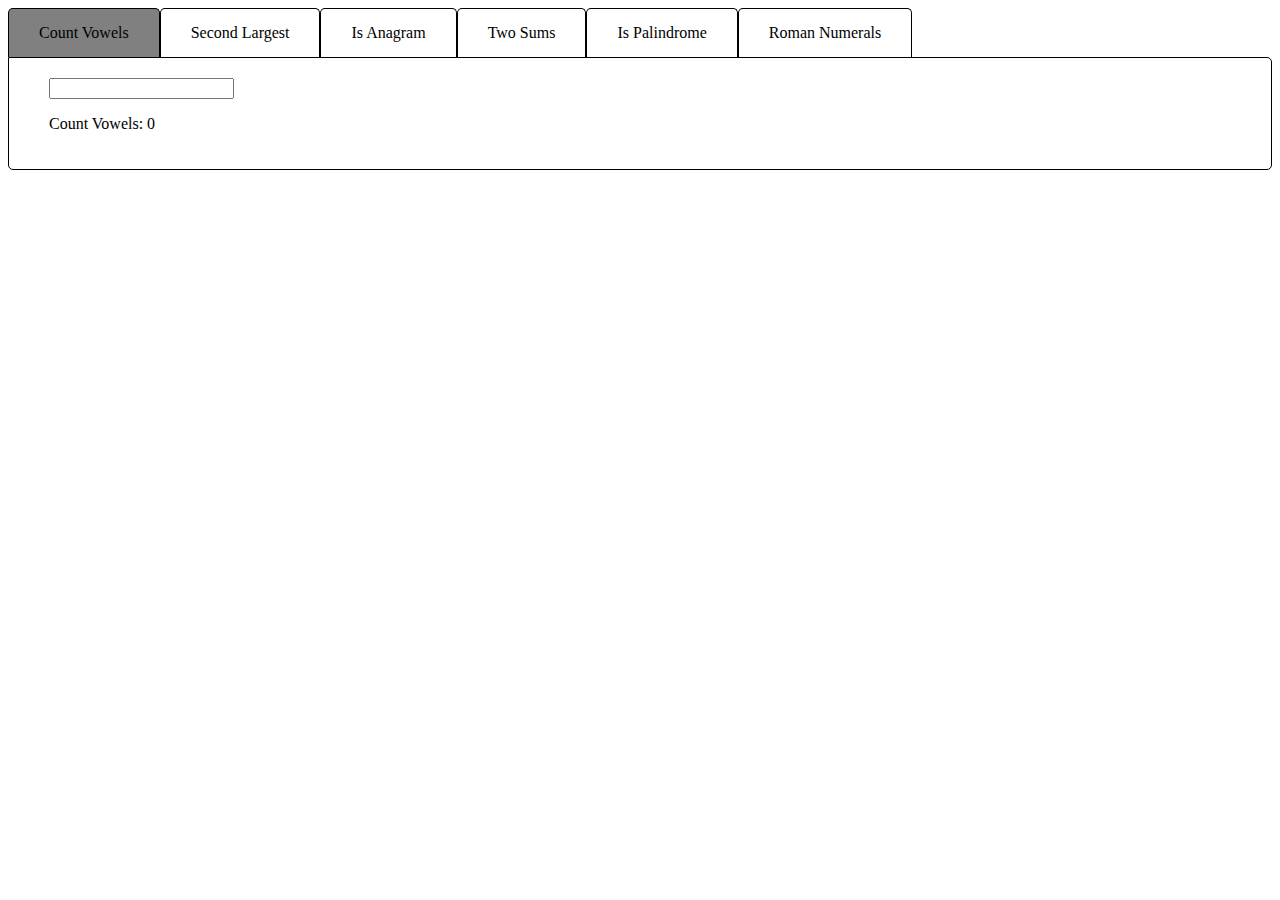
<file: Lab5/index.html>
<!DOCTYPE html>
<html>
    <head>
        <title>Lab 5</title>
        <link rel="stylesheet" type="text/css" href="./css/style.css"/>
        <script type="text/javascript" src="./js/script.js"></script>
    </head>
    <body>
        <nav>
            <ul>
                <li>Count Vowels</li>
                <li>Second Largest</li>
                <li>Is Anagram</li>
                <li>Two Sums</li>
                <li>Is Palindrome</li>
                <li>Roman Numerals</li>
            </ul>
        </nav>
        <section>
            <div>
                <input />
                <p>Count Vowels: 0</p>
            </div>
            <div>
                <div>
                    <div>
                        <input type="number" />
                        <button>Add</button>
                        <p>Second Largest: 0</p>
                    </div>
                    <ul></ul>
                </div>
            </div>
            <div>
                <input />
                <input />
                <p>Is Anagram: false</p>
            </div>
            <div>
                <div>
                    <div>
                        <input type="number" />
                        <button>Add</button>
                        <p>Sum:</p>
                        <input type="number" value="0" />
                        <p>Index: 1 and 2</p>
                    </div>
                    <ul></ul>
                </div>
            </div>
            <div>
                <input/>
                <p>Is Palindrome: false</p>
            </div>
            <div>
                <input value="0", min="0" type="number"/>
                <p>Roman Numerals:</p>
            </div>
        </section>
    </body>
</html>
</file>
<file: Lab1/styles/default.css>
﻿body {
    padding: 0px;
    margin: 0px;
    font-family: Roboto, Arial, "sans-serif";
}

header {
    min-width: 600px;
    max-width: 1200px;
    height: 80px;
    margin: auto;
    display: flex;
    justify-content: space-between;
}

img#logo {
    height: 32px;
    margin: auto 0px;
}

header > menu {
    display: flex;
    margin: auto 0px;
}

header > menu > li {
    padding: 10px 20px;
    list-style: none;
    font-weight: bold;
    font-size: 16px;
}

header > menu > li:hover {
    color: #d9788d;
    cursor: pointer;
}

div#container-about {
    background-image: url('../img/container.jpg');
    background-position: center;
    background-size: cover;
    background-attachment: fixed;
    height: 752px;
    align-content: center;
}

div#container-about > div {
    height: 263px;
    width: 485px;
    background-color: white;
    padding: 60px;
    margin: 0px calc(50% - 600px);
}

h1 {
    font-size: 75px;
    margin: 0px;
}

h2 {
    font-size: 60px;
    margin: 0px;
}

p {
    font-size: 18px;
}

a {
    border-bottom-width: 1px;
    border-bottom-style: solid;
    cursor: pointer;
}

a:hover {
    border-bottom-color: #d9788d;
}

a.button {
    border-bottom-style: none;
    padding: 17px 78px;
    background-color: #f0c5ce;
    border-radius: 50px;
    font-size: 20px;
    font-weight: bold;
    color: #a26773;
    display: inline-block;
}

a.button:hover {
    background-color: #e49dac;
    color: #945b66;
}

.margin-top-20 {
    margin-top: 20px;
}

.margin-top-30 {
    margin-top: 30px;
}

.margin-top-26 {
    margin-top: 30px;
}

p {
    margin: 0px;
    line-height: 2;
}

div.content {
    max-width: 1200px;
    margin: auto;
    display: flex;
    justify-content: space-between;
}

div.content-welcome {
    height: 760px;
}

div.content-welcome > img {
    height: 594px;
}

div.content > * {
    margin: auto 7px;
}

div.content > * {
    padding: 30px 50px;
}

div.content-about-studio > img {
    width: 590px;
}
div.border {
    width: 100px;
    height: 10px;
    background-color: #f0c5ce;
    margin-bottom: 21px;
}
</file>
<file: Lab2/css/style.css>
﻿* {
    margin: 0;
    padding: 0;
    font-family: 'Open Sans', sans-serif;
}

header > img {
    height: 53px;
}

header {
    display: flex;
    align-items: center;
    justify-content: space-between;
    max-width: 1140px;
    margin: 0 auto;
    height: 104px;
}

header > nav > ul {
    display: flex;
    align-items: center;
    list-style: none;
}

header > nav > ul > li {
    text-transform: uppercase;
    font-weight: bold;
    margin: 0px 19px;
    cursor: pointer;
    padding: 10px 0px 12px 0px;
    font-size: 16px;
}

header > nav > ul > li:hover {
    border-bottom: 2px solid #ff5a5a;
    padding: 10px 0px;
}

.button {
    text-transform: uppercase;
    font-weight: bold;
    cursor: pointer;
    border: 1px solid var(--front-color);
    border-radius: 5px;
    padding: 10px 30px;
    font-size: 16px;
    color: var(--front-color);
    background: var(--back-color);
    display: inline-block;
}

.button:hover {
    border: 1px solid var(--front-color);
    background: var(--front-color);
    padding: 10px 30px;
    color: var(--back-color);
}

section#hero {
    background: url('../img/background.jpg') no-repeat center center/cover;
    background-attachment: fixed;
    height: 847px;
    padding: 373px 0px 0px 0px;
    position: relative;
    animation: paralaxBackground;
    animation-timeline: view();
    animation-range: entry 0% exit 100%;
}

section#hero * {
    z-index: 1;
    position: relative;
}

section#hero::before {
    content: "";
    background-color: rgba(0, 0, 0, 0.5);
    top: 0px;
    bottom: 0px;
    left: 0px;
    right: 0px;
    position: absolute;
    z-index: 0
}

section#hero > p {
    text-align: center;
    color: white;
    position: relative;
    animation: fadeInTitle 1.5s ease-in-out
}

section#hero > p:first-child {
    font-size: 70px;
    font-weight: bold;
}

section#hero > ul > li > strong {
    color: white;
    font-size: 18px;
    font-weight: bold;
}
section#hero > ul > li > * {
    display: block;
}

section#hero > ul > li > strong:first-child {
    color: #ff5a5a;
    font-size: 45px;
    font-weight: bold;
    font-family: "Oswald", sans-serif;
    float: left;
    margin-right: 25px;
    width: 72px;
}

section#hero > ul > li > p {
    color: white;
    text-wrap: none;
    font-size: 14px;
    margin-top: 10px;
}

section#hero > ul {
    display: flex;
    justify-content: center;
    flex-wrap: wrap;
    margin-top: 67px;
}

section#hero > ul > li {
    display: block;
    width: 360px;
    height: 112px;
    animation: fadeInStats 1.5s ease-in-out;
}

section#why-choose-us {
    display: flex;
    flex-wrap: wrap;
}

section#why-choose-us > div:first-child {
    background-color: #00ac92;
    padding: 90px 50px 30px 80px;
}

section#why-choose-us > div:last-child {
    padding: 90px 80px 50px 50px;
}

section#why-choose-us > div:last-child > p {
    margin-top: 20px;
    color: white;
    font-size: 20px;
    line-height: 2;
}

section#why-choose-us > div:last-child > ul {
    margin-top: 20px;
}

section#why-choose-us > div:last-child > ul > li {
    list-style: none;
    color: white;
    font-size: 18px;
    line-height: 1.6;
}

section#why-choose-us > div:last-child > ul > li:before {
    content: "✓";
    font-size: 14px;
    margin-right: 20px;
    font-weight: bold;
}

section#why-choose-us > div:last-child > .button {
    margin-top: 20px;
}

section#why-choose-us > div {
    box-sizing: border-box;
}

section#why-choose-us > div > h2 {
    color: white;
    font-size: 48px;
    font-weight: bold;
    margin-bottom: 28px;
}

section#why-choose-us > div:first-child > ul {
    display: grid;
    grid-template-columns: repeat(2, 1fr);
    grid-template-rows: repeat(2, 1fr);
    gap: 10px;
}

section#why-choose-us > div:first-child > ul > li {
    list-style: none;
}

section#why-choose-us > div:first-child > ul > li > img {
    width: 55px;
}

section#why-choose-us > div:first-child > ul > li > h3 {
    margin-top: 20px;
    color: white;
    font-size: 20px;
    text-transform: uppercase;
}
section#why-choose-us > div:first-child > ul > li > p {
    margin-top: 20px;
    color: white;
    font-size: 18px;
}

section#why-choose-us > div:last-child {
    background-color: #ff5a5a;
}

section#why-choose-us > div {
    width: 50%;
    min-width: 496px;
}

section#lang-courses {
    background-color: #293331;
    display: flex;
    flex-wrap: wrap;
    color: white;
    padding: 0px 40px;
    justify-content: center;
}

section#lang-courses > div:first-child {
    box-sizing: border-box;
    width: 510px;
    margin: 160px 60px;
}

section#lang-courses > div:first-child > h2 {
    font-size: 36px;
}

section#lang-courses > div:first-child > p {
    font-size: 18px;
    margin-top: 30px;
}

section#lang-courses > div:last-child {
    position: relative;
    margin: 120px 70px;
    padding: 0px 440px 440px 0px;
}

section#lang-courses > div:last-child:before, section#lang-courses > div:last-child:after {
    content: " ";
    position: absolute;
    display: block;
    width: 440px;
    height: 440px;
    z-index: 1;
}

section#lang-courses > div:last-child:before {
    background-color: #00ac92;
    transform: translate(-60px, 60px);
}

section#lang-courses > div:last-child:after {
    background-color: #ff5a5a;
    transform: translate(60px, -60px);
}

section#lang-courses > div:last-child > img {
    position: absolute;
    width: 440px;
    aspect-ratio: 1 / 1;
    object-fit: cover;
    z-index: 4;
}

section#lang-courses > div:first-child > a.button {
    margin-top: 40px;
    padding: 17px 53px 19px 51px;
}

section#what-we-offer {
    background-color: #293331;
    padding: 60px 0px;
    text-align: center;
    color: white;
}

section#what-we-offer > h2 {
    font-size: 48px;
    font-weight: bold;
}

section#what-we-offer > p {
    font-size: 18px;
    margin-top: 13px;
}

section#what-we-offer > div {
    margin: 46px auto auto auto;
    display: flex;
    justify-content: center;
    flex-wrap: wrap;
    max-width: 1170px;
}

div.card {
    width: 360px;
    height: 437px;
    position: relative;
    margin: 15px;
}

div.card > img {
    width: 100%;
    height: 100%;
    object-fit: cover;
    position: absolute;
    top: 0px;
    left: 0px;
}

div.card > div {
    width: 100%;
    height: 156px;
    position: absolute;
    bottom: 0px;
    left: 0px;
    background: rgba(0, 0, 0, 0.5);
    color: white;
    text-align: left;
    padding: 25px;
    box-sizing: border-box;
}

div.card > div > h3 {
    font-size: 24px;
    font-weight: bold;
    margin-bottom: 12px;
}

div.card > div > p {
    font-size: 18px;
}

section#what-we-offer > p:last-child {
    font-size: 18px;
    margin-top: 48px;
}

section#our-courses {
    background: linear-gradient(to bottom, #293331, #293331 422px, white 423px, white);
    text-align: center;
    padding: 95px 30px 0px 30px;
    color: white;
}

section#our-courses > h2 {
    font-size: 48px;
    font-weight: bold;
}

section#our-courses > p {
    margin-top: 20px;
    margin-bottom: 70px;
    font-size: 18px;
}

section#our-courses > div {
    display: flex;
    justify-content: center;
    flex-wrap: wrap;
    max-width: 1156px;
    margin: auto;
}

div.price-card {
    height: 362px;
    width: 273px;
    margin: 8px;
    position: relative;
}

div.price-card:before {
    content: "";
    position: absolute;
    top: 0px;
    bottom: 0px;
    left: 0px;
    right: 0px;
    background: rgba(0, 0, 0, 0.5);
}

div.price-card > img {
    width: 100%;
    height: 100%;
    object-fit: cover;
}

div.price-card > div {
    width: 100%;
    position: absolute;
    bottom: 0px;
    left: 0px;
    color: white;
    text-align: left;
    padding: 18px 30px 30px 30px;
    box-sizing: border-box;
}

div.price-card > div> h3 {
    font-size: 20px;
    font-weight: bold;
    margin-bottom: 20px;
}

div.price-card > div> strong {
    font-size: 30px;
    font-weight: bold;
    margin-bottom: 8px;
    color: #ff5a5a;
}

div.price-card > div> p {
    font-size: 14px;
    margin-bottom: 20px;
}

div.price-card > div> a.button {
    font-size: 12px;
    padding: 10px 30px;
    --front-color: white;
    --back-color: #ff5a5a;
    border-width: 0px;
}

div.price-card > div> a.button:hover {
    color: black;
}

section#our-courses > a.button {
    --front-color: black;
    --back-color: white;
    font-size: 20px;
    padding: 17px 53px 19px 51px;
    margin: 42px auto 60px auto;
}

section#trusted {
    padding: 60px;
}

section#trusted > div {
    display: flex;
    justify-content: center;
    max-width: 1164px;
    margin: auto;
}

section#trusted > div:first-child * {
    margin: auto;
    padding: 50px 30px 0px 30px;
    border: white solid 12px;
}

section#trusted > div:last-child {
    flex-wrap: wrap;
}

section#trusted > div > h2 {
    width: 60%;
    padding-left: 30px;
}

section#trusted > div > p {
    width: 40%;
    line-height: 2;
    color: #111111
}

section#trusted > div:last-child {
    height: 190px;
}

section#trusted > div:last-child > img {
    width: 84px;
    margin: auto 40px;
}

section#trusted h2 {
    font-size: 48px;
    font-weight: bold;
}

section#trusted p {
    font-size: 18px;
}

section#team {
    padding: 60px;
    background-color: #ff5a5a;
    color: white;
    text-align: center;
    box-sizing: border-box;
}

section#team > h2 {
    font-size: 60px;
    font-weight: bold;
    margin-bottom: 50px;
}

section#team > div {
    display: flex;
    justify-content: center;
    flex-wrap: wrap;
    max-width: 1170px;
    margin: auto;
}

section#team > p:last-child {
    margin-top: 30px;
}

div.social-card {
    width: 305px;
    height: 352px;
    padding: 30px;
    align-items: center;
    border-radius: 3px;
    background-color: white;
    margin: 11px;
}

div.social-card > img {
    width: 210px;
    height: 210px;
    object-fit: cover;
    border-radius: 50%;
}

div.social-card > h3 {
    font-size: 22px;
    font-weight: bold;
    margin-top: 30px;
    color: black;
}

div.social-card > p {
    font-size: 18px;
    margin-top: 10px;
    margin-bottom: 20px;
    color: black;
}

div.social-card > div {
    display: flex;
    justify-content: center;
}

div.social-card > div >img {
    width: 20px;
    height: 20px;
    margin: 0px 10px;
    filter: invert(61%) sepia(56%) saturate(5085%) hue-rotate(328deg) brightness(111%) contrast(100%);
}

p.freepik {
    font-size: 18px;
    color: white;
    text-align: center;
}

p.freepik > a {
    text-decoration-line: underline;
    cursor: pointer;
    text-underline-offset: 5px;
}

p.freepik > a:hover {
    text-decoration-color: #ff5a5a;
}

@media only screen and (max-width: 1440px) {
    section#hero > ul {
        max-width: 730px;
        margin: 67px auto 0px auto;
    }
}

@media only screen and (max-width: 1020px) {
    section#why-choose-us > div {
        width: 100%;
    }
}

@media only screen and (max-width: 1289px) {
    section#lang-courses > div, section#lang-courses > div > * {
        text-align: center;
    }
}

@keyframes fadeInTitle {
    from {
        opacity: 0;
        transform: scale(0);
    }
    to {
        opacity: 1;
        transform: scale(1);
    }
}

@keyframes fadeInStats {
    from {
        transform: translateY(300px);
    }
    to {
        transform: translateY(0px);
    }
}

@keyframes paralaxBackground {
    from {
        background-position-y: 0px;
    }
    to {
        background-position-y: -100px;
    }
}
</file>
<file: lab3/css/style.css>
* {
    padding: 0px;
    margin: 0px;
}

section#plans {
    background-image: linear-gradient(45deg, #4f4760, #2c2933);
    text-align: center;
    align-items: center;
    color: white;
    box-sizing: border-box;
}

section#plans > h1 {
    font-size: 60px;
    font-weight: bold;
}

section#plans > p {
    font-size: 20px;
    margin: 32px auto 0px;
    max-width: 620px;
}

div.price-card {
    width: 273px;
    height: 481px;
    position: relative;
}

div.price-card:before {
    content: "";
    background-color: var(--color);
    border-radius: 15px;
    position: absolute;
    bottom: 0px;
    left: 0px;
    width: 100%;
    height: 401px;
}

div.price-card:after {
    content: "";
    background-color: white;
    border-radius: 15px;
    position: absolute;
    top: 0px;
    left: calc(50% - 110px);
    width: 220px;
    height: 170px;
    box-shadow: 5px 5px 0px 0 rgba(0, 0, 0, 0.1);
}

div.price-card > strong {
    display: block;
    font-size: 60px;
    font-weight: bold;
    color: var(--color);
}

div.price-card > strong:first-child {
    font-size: 20px;
}

div.price-card > strong:nth-child(3) {
    font-size: 16px;
    font-weight: normal;
    text-transform: uppercase;
}

div.price-card > p {
    font-size: 20px;
    color: #f2eff8;
    box-sizing: border-box;
}

div.price-card > a {
    padding: 12px 42px;
    background-color: white;
    color: var(--color);
    box-sizing: border-box;
    border-radius: 30px;
    text-transform: uppercase;
    cursor: pointer;
    display: inline-block;
    box-shadow: 5px 5px 0px 0 rgba(0, 0, 0, 0.1);
    margin: auto;
}

div.price-card > a:hover {
    background-color: #ccc1e3;
}

div.price-card * {
    position: relative;
    z-index: 1;
}

section#task-3 {
    margin: 60px auto;
    max-width: 1140px;
}

section#task-3 > div:nth-child(5) {
    padding: 30px;
    text-align: center;
    transform: scale(1.4);
    background-color: white;
    z-index: 1;
    color: #111111;
}

section#task-3 > div:nth-child(5) > h1 {
    font-size: 25px;
    font-weight: normal;
    margin-top: 25px;
}

section#task-3 > div:nth-child(5) > p {
    font-size: 11.5px;
    font-weight: normal;
    margin-top: 14px;
    line-height: 1.5;
}

section#task-3 > div:nth-child(5) > a {
    display: inline-block;
    font-size: 11.5px;
    font-weight: normal;
    margin-top: 21.5px;
    padding: 7px 21.5px;
    color: white;
    background-color: #f15048;
    cursor: pointer;
}

section#task-3 > div:nth-child(5) > a:hover {
    color: #e6e6e6;
    background-color: #ef342b;
}
</file>
<file: lab3/css/flex.css>
section#plans {
    display: flex;
    flex-direction: row;
    justify-content: center;
    flex-wrap: wrap;
}

section#plans > h1, section#plans > p {
    width: 100%;
}

section#plans > h1 {
    margin-top: 60px;
}

section#plans > p {
    max-width: 100%;
    padding: 0px calc(100% / 2 - 310px);
}

div.price-card {
    margin: 50px 8px 8px;
    display: flex;
    flex-direction: column;
    align-items: center;
}

div.price-card > strong:first-child {
    margin-top: 24px;
}

div.price-card > strong:nth-child(2) {
    margin-top: 8px;
}

div.price-card > p {
    margin-top: 20px;
}

div.price-card > p:nth-child(4) {
    margin-top: 50px;
}

div.price-card > a {
    margin-top: 32px;
}

section#task-2-grid {
    display: none;
}

section#task-2-flex {
    display: flex;
    padding: 80px;
    flex-direction: column;
    position: relative;
}

section#task-2-flex:before {
    position: absolute;
    content: "";
    background-image: url("../img/40ca0ee707da85a9ba8bdd65ada9f156.jpeg");
    background-clip: border-area;
    background-repeat: no-repeat;
    background-size: cover;
    width: 100%;
    height: 727px;
    bottom: 0px;
    left: 0px;
}
section#task-2-flex:after {
    position: absolute;
    content: "";
    background-color: rgba(0, 0, 0, 0.75);
    width: 100%;
    height: 727px;
    bottom: 0px;
    left: 0px;
    z-index: 0;
}

section#task-2-flex * {
    position: relative;
    z-index: 1;
}

section#task-2-flex > div {
    max-width: 1170px;
    margin: auto;
}

section#task-2-flex > div:first-child {
    display: flex;
    flex-direction: row;
}

section#task-2-flex > div:first-child > div:first-child {
    margin: 15px;
    padding: 30px;
    background-color: #bfa065;
    color: white;
    vertical-align: center;
    box-sizing: border-box;
    flex-basis: 33%;
}

section#task-2-flex > div:first-child > div:first-child > h2 {
    font-size: 24px;
    font-weight: normal;
    margin-top: 40px;
}

section#task-2-flex > div:first-child > div:first-child > p {
    font-size: 16px;
    margin: 20px 40px 0px 0px;
}

section#task-2-flex > div:first-child > div:last-child {
    display: flex;
    flex-basis: 67%;
    flex-direction: column;
}

section#task-2-flex > div:first-child > div:last-child > div {
    display: flex;
}

section#task-2-flex img {
    display: block;
    margin: 15px;
    flex-basis: 50%;
    width: 360px;
    height: 312px;
    box-sizing: border-box;
}

section#task-2-flex > div:first-child > div:last-child > div > p {
    margin: 15px;
    color: #bfa065;
    padding: 30px;
    font-size: 60px;
    font-weight: bold;
    text-transform: uppercase;
    box-sizing: border-box;
    flex-basis: 50%;
}

section#task-2-flex > div:last-child {
    display: flex;
}

section#task-2-flex > div:last-child > img {
    flex-basis: 33%;
}
section#task-2-flex > div:last-child > div {
    flex-basis: 67%;
    margin: 15px;
    display: block;
    background-color: white;
    padding: 30px;
}

section#task-2-flex > div:last-child > div > p {
    font-size: 16px;
    margin-right: 40px;
    line-height: 2;
}

section#task-2-flex > div:last-child > div > a {
    display: inline-block;
    border: #454545 solid 1px;
    padding: 10px 30px;
    text-transform: uppercase;
    margin-top: 30px;
    font-size: 14px;
    cursor: pointer;
    color: #454545;
}

section#task-2-flex > div:last-child > div > a:hover {
    background-color: #454545;
    color: white;
}

section#task-3 {
    display: flex;
    flex-wrap: wrap;
    align-items: center;
}

section#task-3 > div {
    width: 374px;
    height: 280px;
    margin: 3px;
    overflow: hidden;
    box-sizing: border-box;
}

section#task-3 > div:first-child, section#task-3 > div:nth-child(2), section#task-3 > div:nth-child(3) {
    height: 358px;
}

section#task-3 > div > img {
    width: 100%;
    height: 100%;
    object-fit: cover;
    display: block;
}

section#task-3 > div:first-child > img {
    margin-left: 110px;
    margin-top: 48px;
    width: calc(100% - 110px);
    height: calc(100% - 48px);
}

section#task-3 > div:nth-child(3) > img {
    margin-right: 74px;
    margin-top: 100px;
    width: calc(100% - 74px);
    height: calc(100% - 100px);
}

section#task-3 > div:nth-child(4) > img {
    transform: translateX(100px) scale(1.4);
}

section#task-3 > div:nth-child(6) > img {
    transform: translateX(-100px) scale(1.4);
}

section#task-3 > div:nth-child(7) > img {
    margin-right: 14px;
    margin-left: 80px;
    margin-bottom: 108px;
    width: calc(100% - 14px -80px);
    height: calc(100% - 108px);
}

section#task-3 > div:nth-child(9) > img {
    margin-right: 152px;
    margin-bottom: 51px;
    width: calc(100% - 152px);
    height: calc(100% - 51px);
}
</file>
<file: Lab4/css/style.css>
* {
    margin: 0px;
    padding: 0px;
}

body {
    background-color: #f4f4f4;
}

section#task-1 {
    max-width: 1440px;
    height: 838px;
    margin: 0 auto;
    display: flex;
    flex-direction: row;
    flex-wrap: nowrap;
    gap: 10px;
    border-left-width: 40px;
    border-right-width: 40px;
    border-color: #f4f4f4;
    border-style: solid;
    box-sizing: border-box;
}

section#task-1 div {
    box-sizing: border-box;
}

section#task-1 > div:first-child {
    flex-basis: calc(67% - 5px);
    display: flex;
    flex-direction: column;
    flex-wrap: nowrap;
    gap: 10px;
}

section#task-1 > div:first-child > div:first-child {
    flex-basis: calc(67% - 5px);
    display: flex;
    flex-direction: row;
    flex-wrap: nowrap;
    background-color: white;
    border-radius: 15px;
}

section#task-1 > div:first-child > div:first-child > div:first-child {
    flex-basis: 50%;
    padding: 40px;
    place-content: flex-end;
}

section#task-1 > div:first-child > div:first-child > div:first-child > h1 {
    font-size: 28px;
    font-weight: bold;
    color: #0E0E0E;
}

section#task-1 > div:first-child > div:first-child > div:first-child > p {
    font-size: 16px;
    color: #0E0E0E99;
    margin-top: 10px;
}

section#task-1 > div:first-child > div:first-child > div:last-child {
    flex-basis: 50%;
    background-image: url('../img/mobile-bg.png');
    background-repeat: no-repeat;
    background-position-x: center;
    background-position-y: 40px;
    background-size: 80%;
    position: relative;
    padding: 120px 20px;
    display: flex;
    flex-direction: column;
}

section#task-1 > div:first-child > div:first-child > div:last-child > p:first-child {
    font-size: 18px;
    color: white;
    background-color: black;
    width: 300px;
    padding: 12px 20px;
    border-radius: 25px;
    transform: rotate(-2.5deg) translateX(-30px);
}

section#task-1 > div:first-child > div:first-child > div:last-child > p:nth-child(2) {
    font-size: 18px;
    color: #0e0e0e;
    background-color: #f4f4f4;
    width: 320px;
    padding: 12px 20px;
    border-radius: 25px;
    transform: rotate(2.5deg);
    align-self: flex-end;
    margin-top: 20px;
}

section#task-1 > div:first-child > div:first-child > div:last-child > p:nth-child(3) {
    font-size: 18px;
    color: white;
    background-color: black;
    width: 300px;
    padding: 12px 20px;
    border-radius: 25px;
    transform: rotate(1deg) translateX(-30px);
    margin-top: 20px;
}

section#task-1 > div:first-child > div:first-child > div:last-child > p:last-child {
    font-size: 18px;
    color: #0e0e0e;
    background-color: #f4f4f4;
    width: 320px;
    padding: 12px 20px;
    border-radius: 25px;
    transform: rotate(-2.5deg);
    align-self: flex-end;
    margin-top: 20px;
}

section#task-1 > div:first-child > div:first-child > div:last-child:after {
    content: "";
    position: absolute;
    width: 100%;
    left: 0px;
    bottom: 0px;
    height: 50px;
    background: linear-gradient(180deg, rgba(255, 255, 255, 0) 0%, rgba(255, 255, 255, 1) 100%);
    border-radius: 25px;
}

section#task-1 > div:first-child > div:first-child > div:last-child > p > img {
    width: 18px;
}

section#task-1 > div:first-child > div:last-child {
    flex-basis: calc(33% - 5px);
    display: flex;
    flex-direction: row;
    flex-wrap: nowrap;
    gap: 10px;
}

section#task-1 > div:first-child > div:last-child > div:first-child {
    flex-basis: calc(50% - 5px);
    border-radius: 25px;
    background-color: #0e0e0e;
    display: flex;
    flex-direction: column;
    justify-content: center;
    align-items: center;
}

section#task-1 > div:first-child > div:last-child > div:first-child > p {
    color: #FFFFFF99;
    font-size: 16px;
}

section#task-1 > div:first-child > div:last-child > div:first-child > h1 {
    color: #FFFFFF;
    font-size: 80px;
}

section#task-1 > div:first-child > div:last-child > div:last-child {
    flex-basis: calc(50% - 5px);
    display: flex;
    flex-direction: column;
    justify-content: space-between;
    align-items: stretch;
    padding: 40px;
    background-color: white;
    border-radius: 25px;
}

section#task-1 > div:last-child {
    flex-basis: calc(33% - 5px);
    display: flex;
    flex-wrap: nowrap;
    flex-direction: column;
    gap: 10px;
}

section#task-1 > div:last-child > div:first-child {
    flex-basis: calc(50% - 5px);
    padding: 40px;
    border-radius: 25px;
    background-image: url('../img/clouds-bg.avif');
    background-repeat: no-repeat;
    background-size: cover;
    display: flex;
    flex-direction: column;
}

section#task-1 > div:last-child > div:first-child > h1 {
    margin: auto;
    color: white;
    font-size: 80px;
}

section#task-1 > div:last-child > div:first-child > h2 {
    color: white;
    font-size: 28px;
}

section#task-1 > div:last-child > div:first-child > p {
    color: #ffffff99;
    font-size: 16px;
    margin-top: 10px;
}

section#task-1 > div:last-child > div:last-child {
    flex-basis: calc(50% - 5px);
    display: flex;
    flex-direction: column;
    background-color: white;
    border-radius: 25px;
    padding: 40px;
}

section#task-1 > div:last-child > div:last-child > h1 {
    font-size: 28px;
    color: #0e0e0e;
}

section#task-1 > div:last-child > div:last-child > p {
    font-size: 16px;
    color: #0e0e0e99;
    margin-top: 10px;
}

section#task-1 > div:last-child > div:last-child > div {
    flex-basis: 100%;
    position: relative;
    display: flex;
    flex-direction: column;
}

section#task-1 > div:last-child > div:last-child > div > p:first-child {
    position: absolute;
    top: 10px;
    left: 0px;
    font-size: 20px;
    font-weight: bold;
    background-color: #f4f4f4;
    padding: 12px 24px;
    border-radius: 28px;
    rotate: -2.5deg;
    animation-name: wave;
    animation-duration: 3s;
    animation-delay: 0s;
    animation-iteration-count: infinite;
    animation-play-state: running;
}

section#task-1 > div:last-child > div:last-child > div > p:nth-child(2) {
    position: absolute;
    top: 10px;
    right: 0px;
    font-size: 20px;
    font-weight: bold;
    background-color: #f4f4f4;
    padding: 12px 24px;
    border-radius: 28px;
    rotate: 10deg;
    animation-name: wave;
    animation-duration: 3s;
    animation-delay: 0.1s;
    animation-iteration-count: infinite;
    animation-play-state: running;
}

section#task-1 > div:last-child > div:last-child > div > p:nth-child(3) {
    font-size: 40px;
    font-weight: bold;
    background-color: #f4f4f4;
    padding: 12px 24px;
    border-radius: 28px;
    rotate: 5deg;
    animation-name: wave;
    animation-duration: 3s;
    animation-delay: 0.2s;
    animation-iteration-count: infinite;
    animation-play-state: running;
    margin: auto;
}

section#task-1 > div:last-child > div:last-child > div > p:nth-child(4) {
    position: absolute;
    bottom: 10px;
    left: 0px;
    font-size: 20px;
    font-weight: bold;
    background-color: #f4f4f4;
    padding: 12px 24px;
    border-radius: 28px;
    rotate: 10deg;
    animation-name: wave;
    animation-duration: 3s;
    animation-delay: 0.3s;
    animation-iteration-count: infinite;
    animation-play-state: running;
}

section#task-1 > div:last-child > div:last-child > div > p:last-child {
    position: absolute;
    bottom: 10px;
    right: 0px;
    font-size: 20px;
    font-weight: bold;
    background-color: #f4f4f4;
    padding: 12px 24px;
    border-radius: 28px;
    rotate: -5deg;
    animation-name: wave;
    animation-duration: 3s;
    animation-delay: 0.3s;
    animation-iteration-count: infinite;
    animation-play-state: running;
}

@media (max-width: 1200px) {
    section#task-1 {
        flex-direction: column;
        height: 1684px;
    }

    section#task-1 > div:first-child, section#task-1 > div:last-child {
        flex-basis: calc(50% - 5px);
    }
}

@media (max-width: 800px) {
    section#task-1 {
        height: 2080px;
    }
    section#task-1 > div:first-child > div:first-child, section#task-1 > div:first-child > div:last-child {
        flex-direction: column;
    }

    section#task-1 > div:first-child {
        flex-basis: calc(67% - 5px);
    }

    section#task-1 > div:first-child > div:first-child {
        flex-basis: calc(60% - 5px);
    }

    section#task-1 > div:first-child > div:last-child {
        flex-basis: calc(40% - 5px);
    }

    section#task-1 > div:last-child {
        flex-basis: calc(33% - 5px);
    }

    section#task-1 > div:first-child > div:first-child > div:first-child {
        flex-basis: calc(25% - 5px);
        padding-left: 50%;
    }

    section#task-1 > div:first-child > div:first-child > div:last-child {
        flex-basis: calc(75% - 5px);
    }
}

@keyframes wave {
    0% {
        transform: translateY(0px);
    }

    50% {
        transform: translateY(10px);
    }

    100% {
        transform: translateY(0px);
    }
}
</file>
<file: Lab5/css/style.css>
nav > ul {
    display: flex;
    margin: 0px;
    padding: 0px;
}
nav > ul > li {
    list-style: none;
    padding: 15px 30px;
    border-color: black;
    border-style: solid;
    border-width: 1px;
    border-bottom-width: 0px;
    border-top-left-radius: 5px;
    border-top-right-radius: 5px;
    cursor: pointer;
}
nav > ul > li.active {
    background-color: gray;
}

nav > ul > li:hover {
    background-color: black;
    color: white;
}

section > div {
    border-color: black;
    border-style: solid;
    border-width: 1px;
    padding: 20px 40px;
    border-bottom-left-radius: 5px;
    border-bottom-right-radius: 5px;
    border-top-right-radius: 5px;
    display: none;
}

section > div.active {
    display: inherit;
}

section > div:nth-child(2) > div, section > div:nth-child(4) > div {
    display: flex;
    justify-content: space-between;
}

section > div:nth-child(2) > div > ul, section > div:nth-child(4) > div > ul {
    min-width: 400px;
}

section > div:nth-child(2) > div > ul > li, section > div:nth-child(4) > div > ul > li {
    display: flex;
    justify-content: space-between;
    align-items: center;
}
</file>
